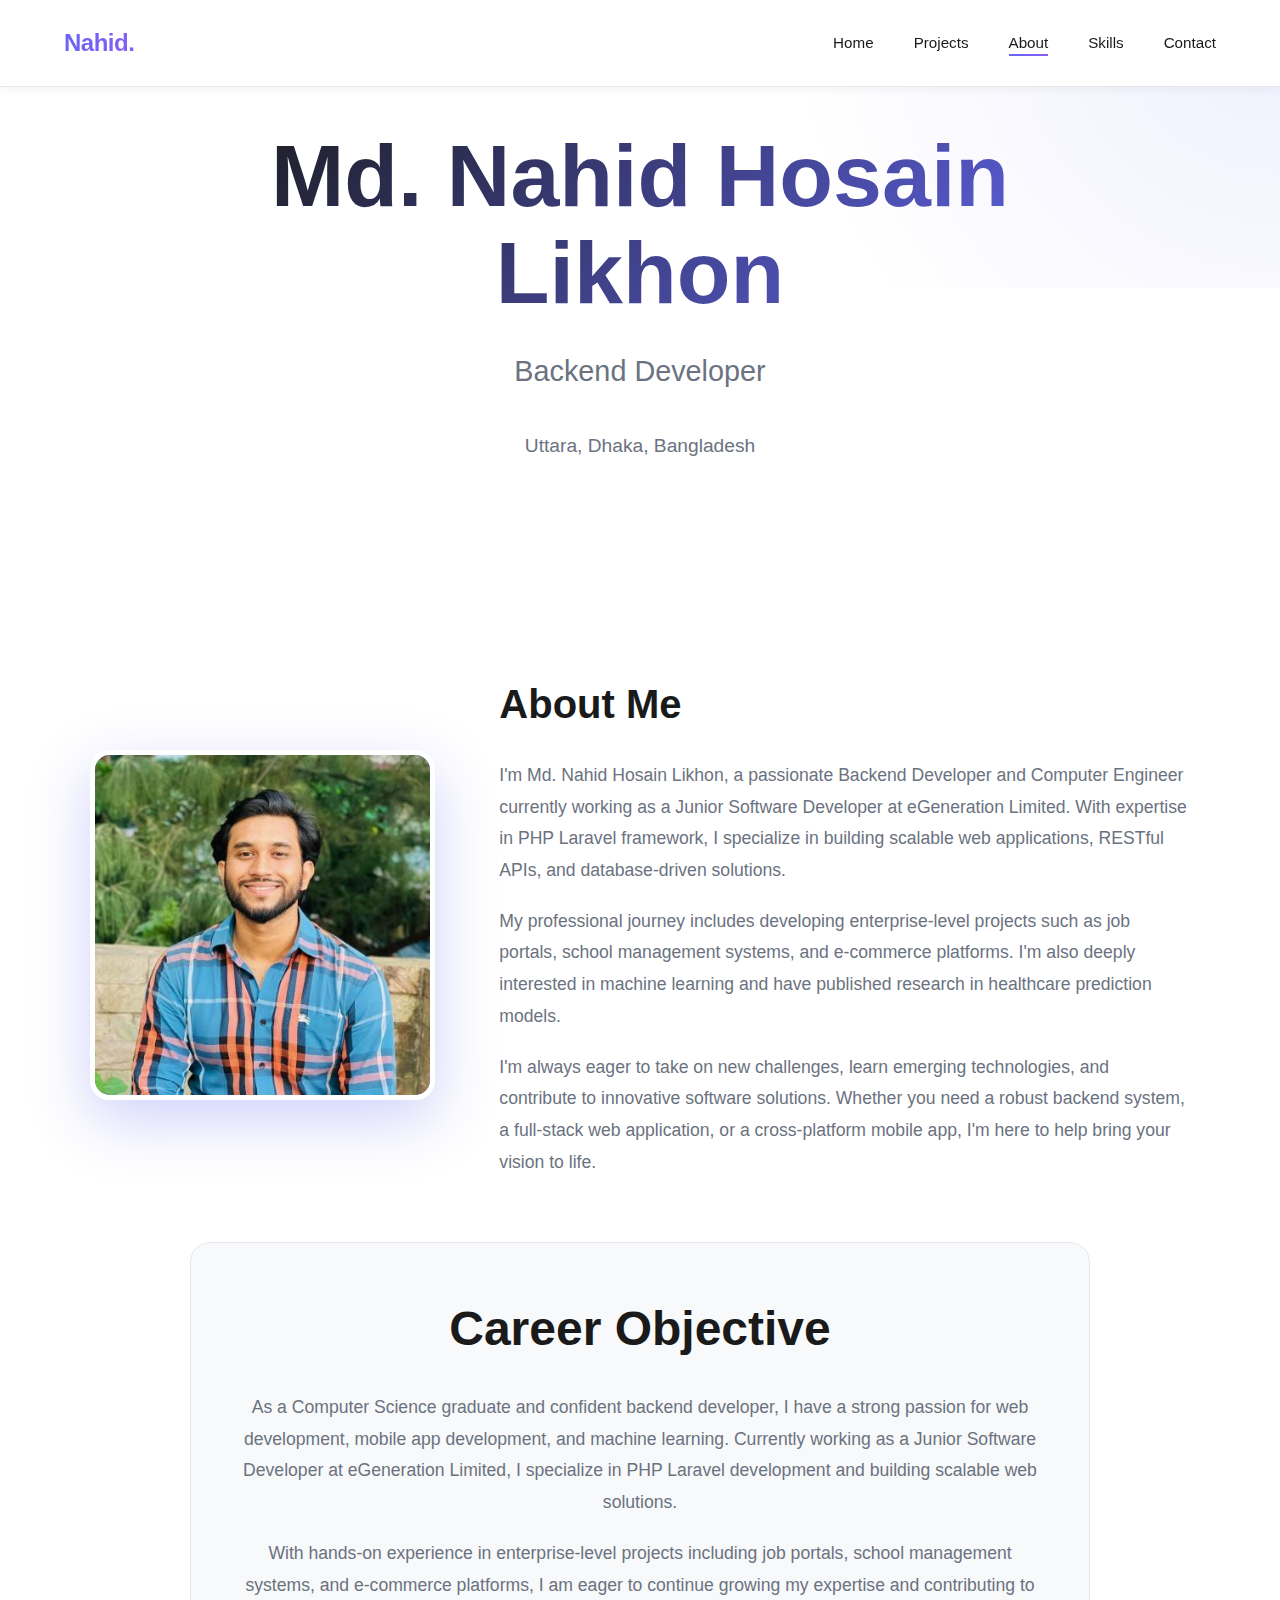
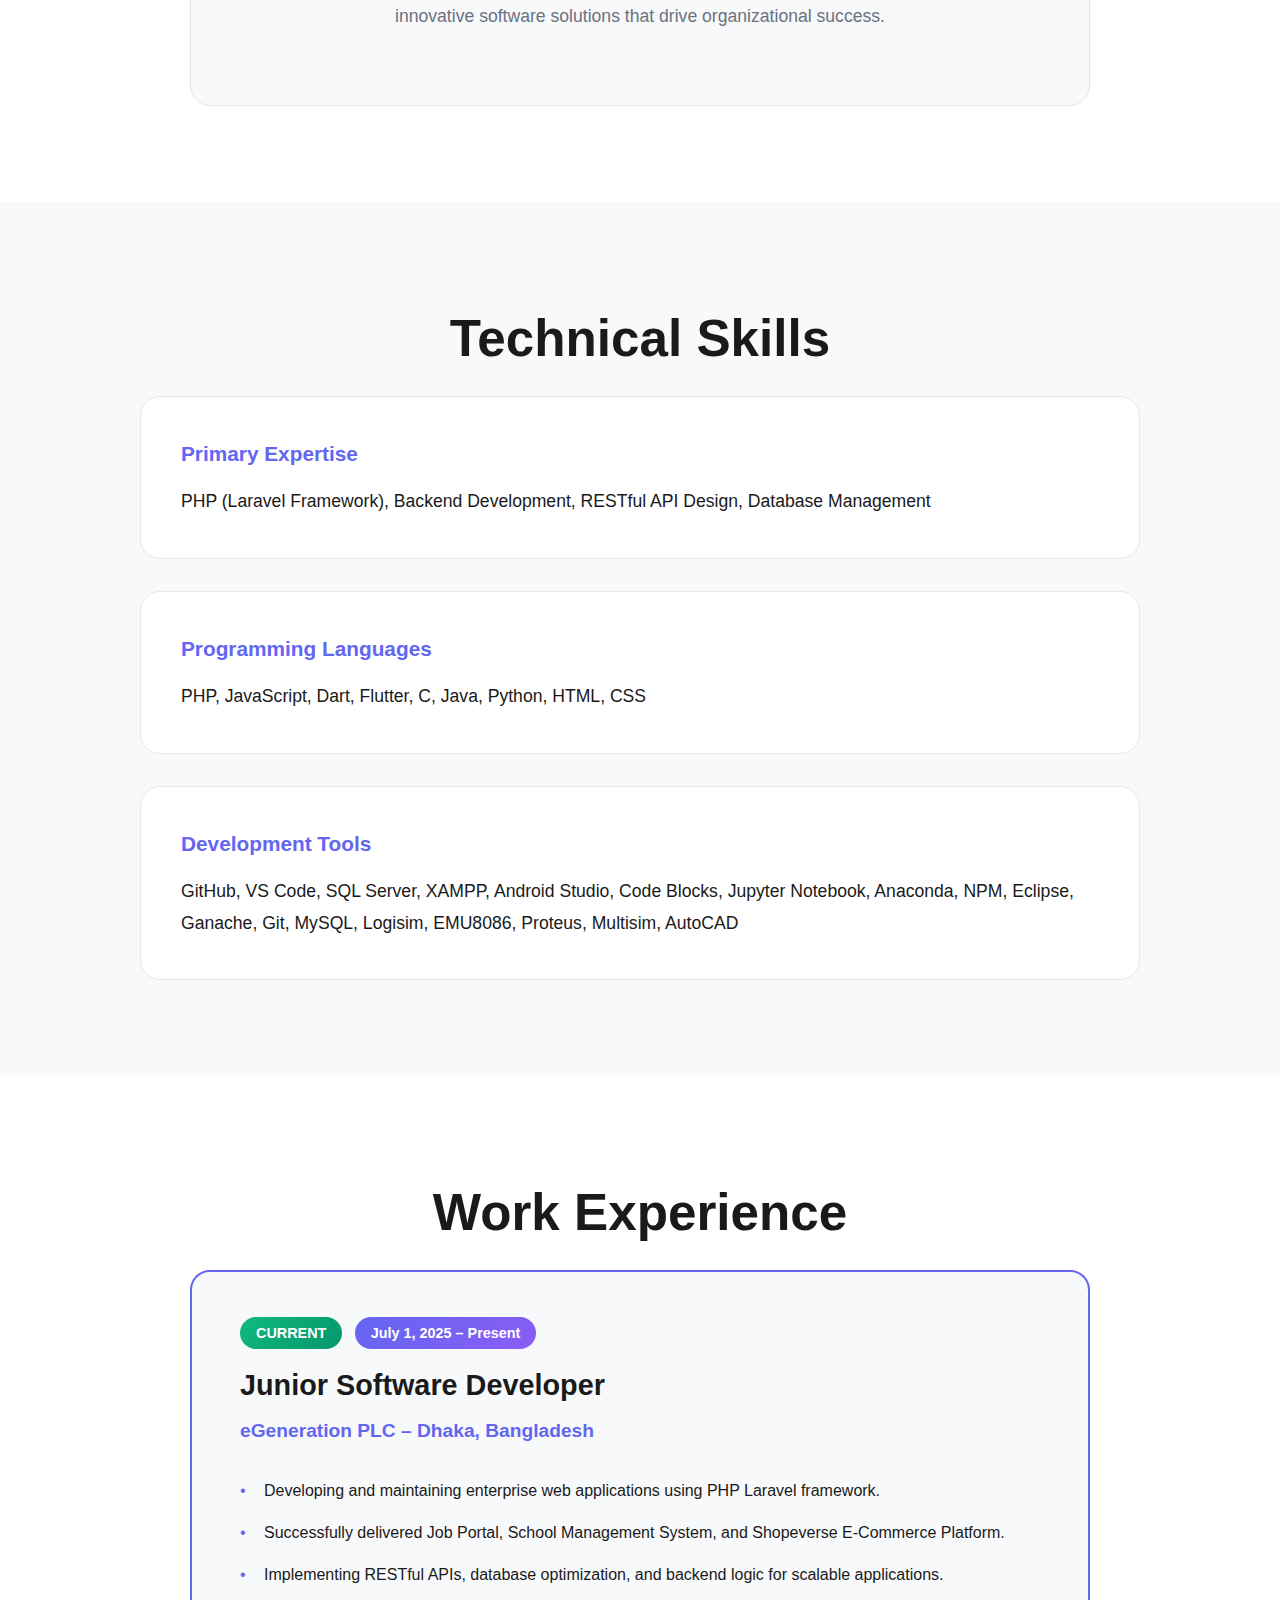
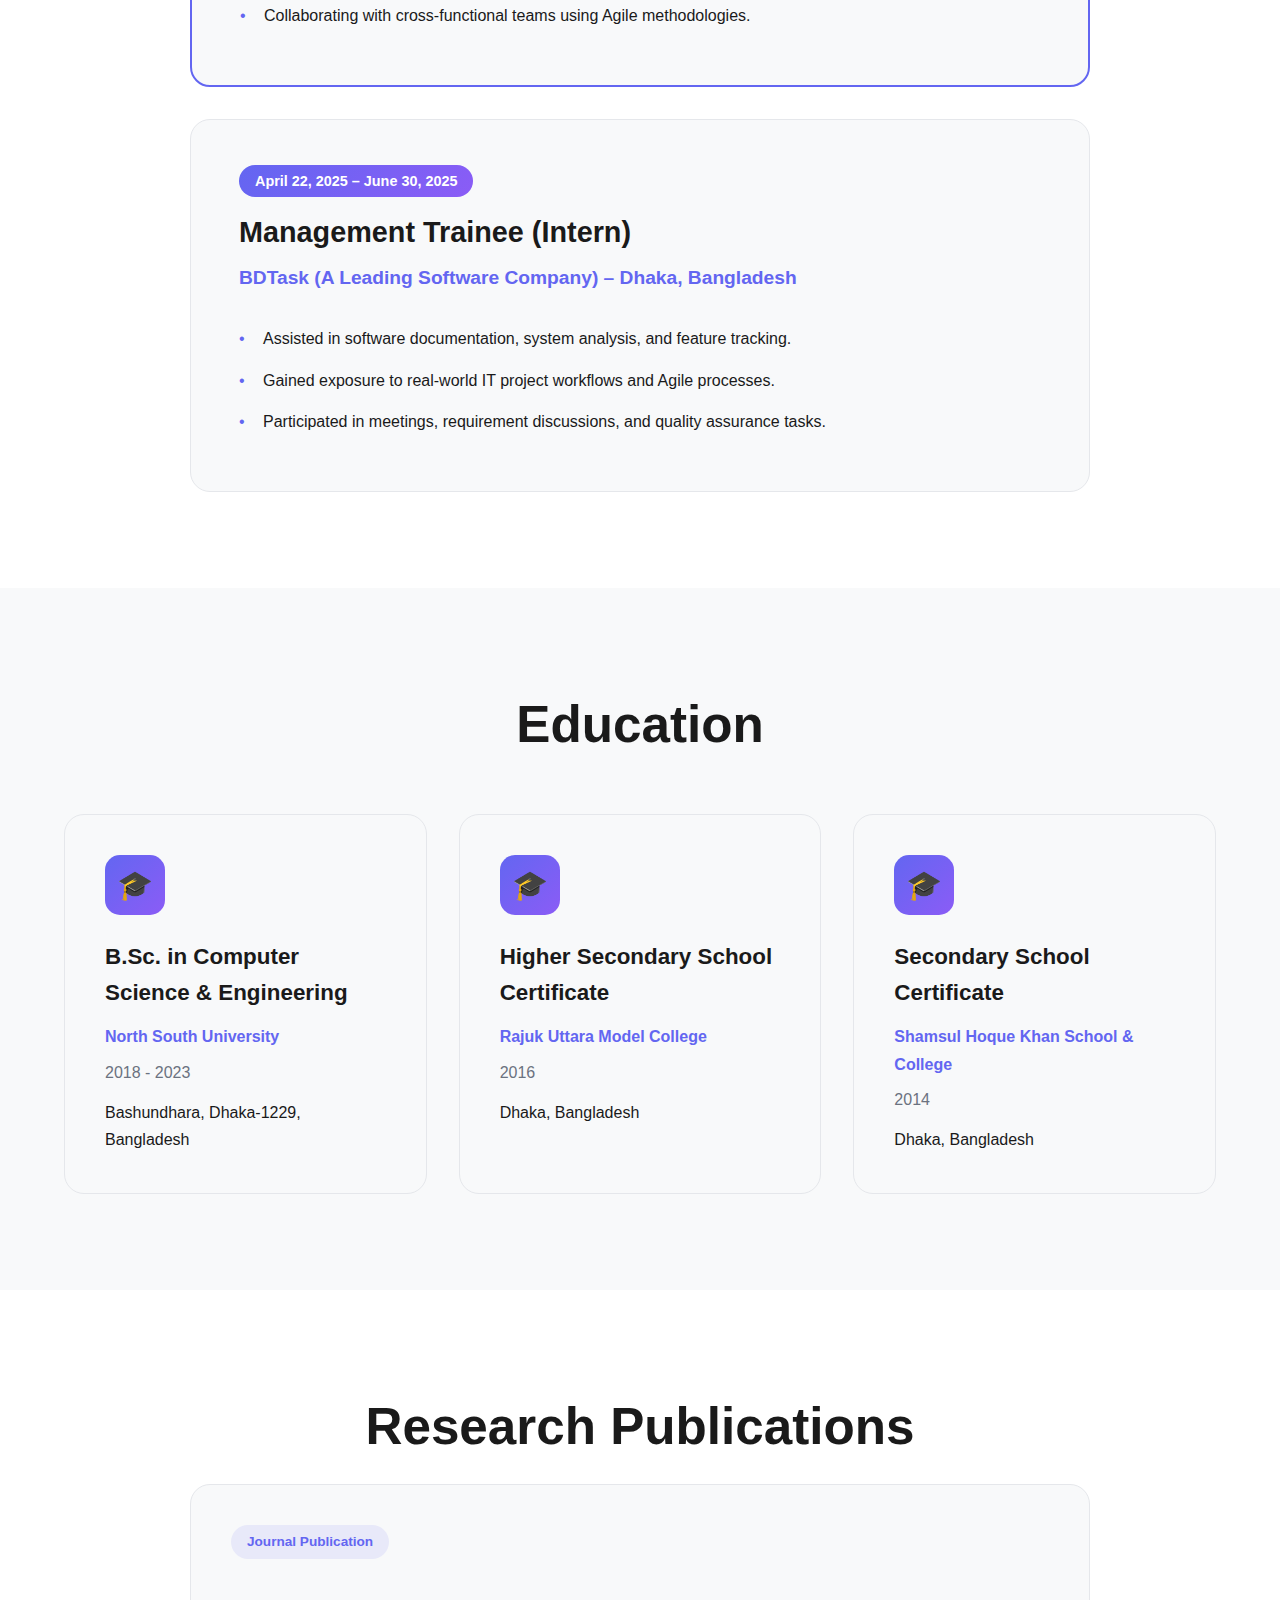
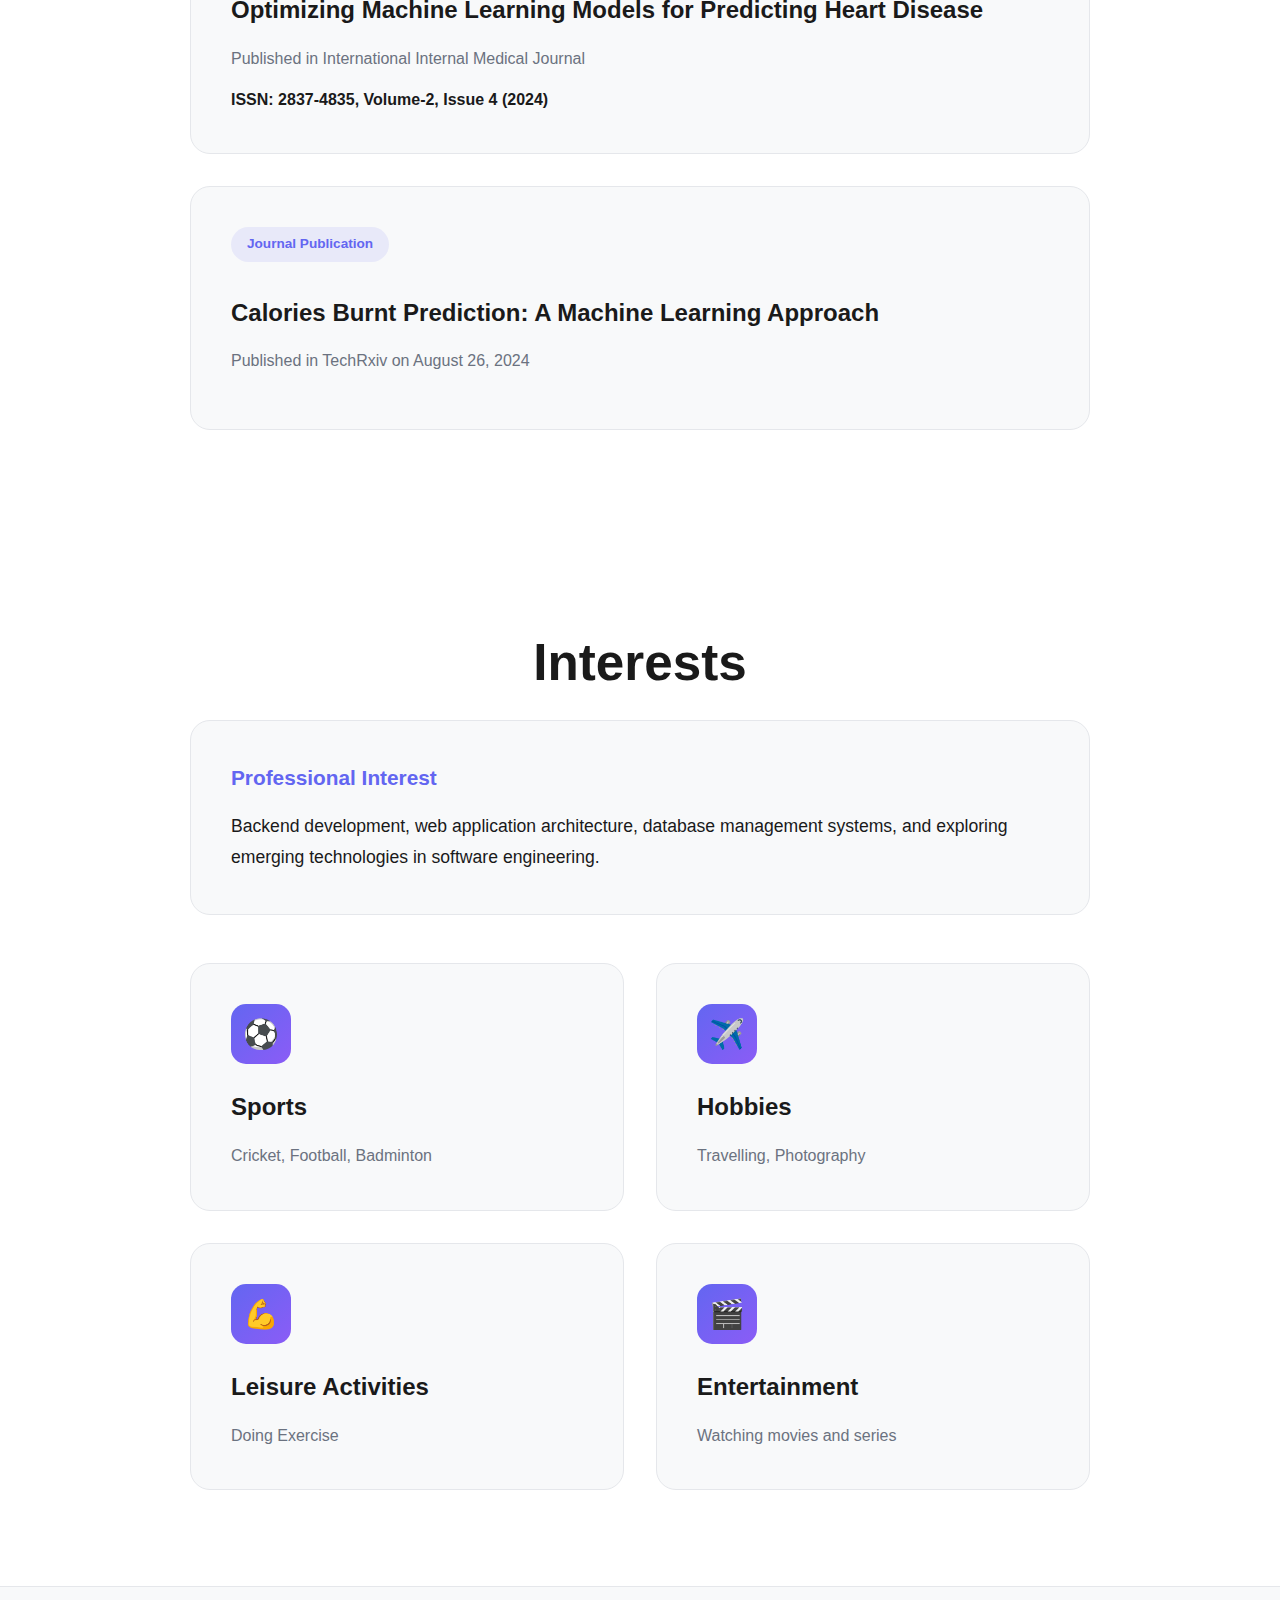
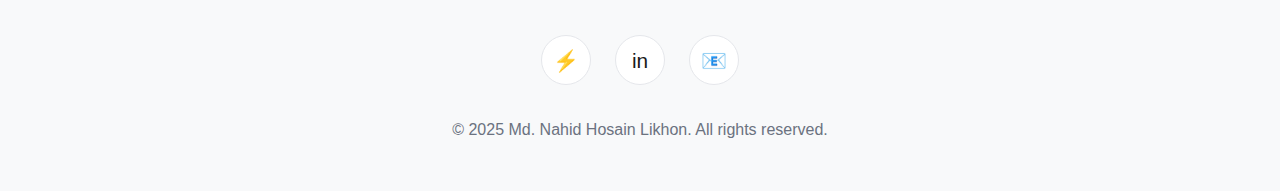
<file: about.html>
<!DOCTYPE html>
<html lang="en">
<head>
    <meta charset="UTF-8">
    <meta name="viewport" content="width=device-width, initial-scale=1.0">
    <title>About - Md. Nahid Hosain Likhon</title>
    <link rel="stylesheet" href="style.css">
</head>
<body>
    <!-- Navigation -->
    <nav>
        <div class="logo">Nahid.</div>
        <ul class="nav-links">
            <li><a href="index.html">Home</a></li>
            <li><a href="projects.html">Projects</a></li>
            <li><a href="about.html" class="active">About</a></li>
            <li><a href="services.html">Skills</a></li>
            <li><a href="contact.html">Contact</a></li>
        </ul>
        <div class="menu-toggle">
            <span></span>
            <span></span>
            <span></span>
        </div>
    </nav>

    <!-- About Hero -->
    <section class="hero" style="min-height: 50vh;">
        <div class="hero-content">
            <h1>Md. Nahid Hosain Likhon</h1>
            <p class="subtitle">Backend Developer</p>
            <p style="margin-top: 1rem;">Uttara, Dhaka, Bangladesh</p>
        </div>
    </section>

    <!-- Career Objective -->
    <section id="about">
        <div style="max-width: 1100px; margin: 0 auto;">
            <!-- Profile Picture and About Me -->
            <div class="about-me-section" style="display: grid; grid-template-columns: 1fr 2fr; gap: 4rem; align-items: center; margin-bottom: 4rem;">
                <div style="text-align: center;">
                    <div style="width: 100%; max-width: 350px; height: 350px; margin: 0 auto; border-radius: 20px; background: linear-gradient(135deg, var(--primary-color), var(--secondary-color)); overflow: hidden; box-shadow: 0 20px 60px rgba(99, 102, 241, 0.3); border: 5px solid white;">
                        <img src="images/pic.jpeg" alt="Md. Nahid Hosain Likhon" style="width: 100%; height: 100%; object-fit: cover;">
                    </div>
                </div>
                <div>
                    <h2 style="font-size: 2.5rem; margin-bottom: 1.5rem; color: var(--text-primary);">About Me</h2>
                    <p style="font-size: 1.1rem; line-height: 1.8; color: var(--text-secondary); margin-bottom: 1.2rem;">
                        I'm Md. Nahid Hosain Likhon, a passionate Backend Developer and Computer Engineer currently working as a Junior Software Developer at eGeneration Limited. With expertise in PHP Laravel framework, I specialize in building scalable web applications, RESTful APIs, and database-driven solutions.
                    </p>
                    <p style="font-size: 1.1rem; line-height: 1.8; color: var(--text-secondary); margin-bottom: 1.2rem;">
                        My professional journey includes developing enterprise-level projects such as job portals, school management systems, and e-commerce platforms. I'm also deeply interested in machine learning and have published research in healthcare prediction models.
                    </p>
                    <p style="font-size: 1.1rem; line-height: 1.8; color: var(--text-secondary);">
                        I'm always eager to take on new challenges, learn emerging technologies, and contribute to innovative software solutions. Whether you need a robust backend system, a full-stack web application, or a cross-platform mobile app, I'm here to help bring your vision to life.
                    </p>
                </div>
            </div>

            <!-- Career Objective -->
            <div class="about-text" style="text-align: center; max-width: 900px; margin: 0 auto; padding: 3rem; background: var(--bg-card); border-radius: 20px; border: 1px solid var(--border-color);">
                <h2 style="margin-bottom: 1.5rem;">Career Objective</h2>
                <p style="margin-bottom: 1.2rem;">As a Computer Science graduate and confident backend developer, I have a strong passion for web development, mobile app development, and machine learning. Currently working as a Junior Software Developer at eGeneration Limited, I specialize in PHP Laravel development and building scalable web solutions.</p>
                <p>With hands-on experience in enterprise-level projects including job portals, school management systems, and e-commerce platforms, I am eager to continue growing my expertise and contributing to innovative software solutions that drive organizational success.</p>
            </div>
        </div>
        
        <style>
            @media (max-width: 968px) {
                .about-me-section {
                    grid-template-columns: 1fr !important;
                    text-align: center;
                }
            }
        </style>
    </section>

    <!-- Skills Section -->
    <section id="skills" style="background: var(--bg-card);">
        <h2 class="section-title">Technical Skills</h2>
        
        <div style="max-width: 1000px; margin: 0 auto;">
            <div style="background: white; padding: 2.5rem; border-radius: 20px; margin-bottom: 2rem; border: 1px solid var(--border-color);">
                <h3 style="color: var(--primary-color); margin-bottom: 1rem; font-size: 1.3rem;">Primary Expertise</h3>
                <p style="font-size: 1.1rem; line-height: 1.8;">PHP (Laravel Framework), Backend Development, RESTful API Design, Database Management</p>
            </div>

            <div style="background: white; padding: 2.5rem; border-radius: 20px; margin-bottom: 2rem; border: 1px solid var(--border-color);">
                <h3 style="color: var(--primary-color); margin-bottom: 1rem; font-size: 1.3rem;">Programming Languages</h3>
                <p style="font-size: 1.1rem; line-height: 1.8;">PHP, JavaScript, Dart, Flutter, C, Java, Python, HTML, CSS</p>
            </div>

            <div style="background: white; padding: 2.5rem; border-radius: 20px; border: 1px solid var(--border-color);">
                <h3 style="color: var(--primary-color); margin-bottom: 1rem; font-size: 1.3rem;">Development Tools</h3>
                <p style="font-size: 1.1rem; line-height: 1.8;">GitHub, VS Code, SQL Server, XAMPP, Android Studio, Code Blocks, Jupyter Notebook, Anaconda, NPM, Eclipse, Ganache, Git, MySQL, Logisim, EMU8086, Proteus, Multisim, AutoCAD</p>
            </div>
        </div>
    </section>

    <!-- Work Experience Section -->
    <section id="experience">
        <h2 class="section-title">Work Experience</h2>
        
        <div style="max-width: 900px; margin: 0 auto; display: grid; gap: 2rem;">
            <!-- Current Position -->
            <div style="background: var(--bg-card); padding: 3rem; border-radius: 20px; border: 2px solid var(--primary-color);">
                <div style="margin-bottom: 1rem;">
                    <span style="background: linear-gradient(135deg, #10b981, #059669); color: white; padding: 0.5rem 1rem; border-radius: 20px; font-size: 0.9rem; font-weight: 600; margin-right: 0.5rem;">CURRENT</span>
                    <span style="background: linear-gradient(135deg, var(--primary-color), var(--secondary-color)); color: white; padding: 0.5rem 1rem; border-radius: 20px; font-size: 0.9rem; font-weight: 600;">July 1, 2025 – Present</span>
                </div>
                <h3 style="font-size: 1.8rem; margin-bottom: 0.5rem;">Junior Software Developer</h3>
                <p style="color: var(--primary-color); font-size: 1.2rem; margin-bottom: 1.5rem; font-weight: 600;">eGeneration PLC – Dhaka, Bangladesh</p>
                <ul style="list-style: none; padding: 0;">
                    <li style="padding: 0.5rem 0; padding-left: 1.5rem; position: relative;">
                        <span style="position: absolute; left: 0; color: var(--primary-color);">•</span>
                        Developing and maintaining enterprise web applications using PHP Laravel framework.
                    </li>
                    <li style="padding: 0.5rem 0; padding-left: 1.5rem; position: relative;">
                        <span style="position: absolute; left: 0; color: var(--primary-color);">•</span>
                        Successfully delivered Job Portal, School Management System, and Shopeverse E-Commerce Platform.
                    </li>
                    <li style="padding: 0.5rem 0; padding-left: 1.5rem; position: relative;">
                        <span style="position: absolute; left: 0; color: var(--primary-color);">•</span>
                        Implementing RESTful APIs, database optimization, and backend logic for scalable applications.
                    </li>
                    <li style="padding: 0.5rem 0; padding-left: 1.5rem; position: relative;">
                        <span style="position: absolute; left: 0; color: var(--primary-color);">•</span>
                        Collaborating with cross-functional teams using Agile methodologies.
                    </li>
                </ul>
            </div>

            <!-- Previous Position -->
            <div style="background: var(--bg-card); padding: 3rem; border-radius: 20px; border: 1px solid var(--border-color);">
                <div style="margin-bottom: 1rem;">
                    <span style="background: linear-gradient(135deg, var(--primary-color), var(--secondary-color)); color: white; padding: 0.5rem 1rem; border-radius: 20px; font-size: 0.9rem; font-weight: 600;">April 22, 2025 – June 30, 2025</span>
                </div>
                <h3 style="font-size: 1.8rem; margin-bottom: 0.5rem;">Management Trainee (Intern)</h3>
                <p style="color: var(--primary-color); font-size: 1.2rem; margin-bottom: 1.5rem; font-weight: 600;">BDTask (A Leading Software Company) – Dhaka, Bangladesh</p>
                <ul style="list-style: none; padding: 0;">
                    <li style="padding: 0.5rem 0; padding-left: 1.5rem; position: relative;">
                        <span style="position: absolute; left: 0; color: var(--primary-color);">•</span>
                        Assisted in software documentation, system analysis, and feature tracking.
                    </li>
                    <li style="padding: 0.5rem 0; padding-left: 1.5rem; position: relative;">
                        <span style="position: absolute; left: 0; color: var(--primary-color);">•</span>
                        Gained exposure to real-world IT project workflows and Agile processes.
                    </li>
                    <li style="padding: 0.5rem 0; padding-left: 1.5rem; position: relative;">
                        <span style="position: absolute; left: 0; color: var(--primary-color);">•</span>
                        Participated in meetings, requirement discussions, and quality assurance tasks.
                    </li>
                </ul>
            </div>
        </div>
    </section>

    <!-- Education Section -->
    <section id="education" style="background: var(--bg-card);">
        <h2 class="section-title">Education</h2>
        
        <div class="education-grid">
            <div class="education-card">
                <div class="education-icon">🎓</div>
                <h3>B.Sc. in Computer Science & Engineering</h3>
                <p style="color: var(--primary-color); margin-bottom: 0.5rem; font-weight: 600;">North South University</p>
                <p style="color: var(--text-secondary); margin-bottom: 0.8rem;">2018 - 2023</p>
                <p style="margin-top: 0.5rem;">Bashundhara, Dhaka-1229, Bangladesh</p>
            </div>

            <div class="education-card">
                <div class="education-icon">🎓</div>
                <h3>Higher Secondary School Certificate</h3>
                <p style="color: var(--primary-color); margin-bottom: 0.5rem; font-weight: 600;">Rajuk Uttara Model College</p>
                <p style="color: var(--text-secondary); margin-bottom: 0.8rem;">2016</p>
                <p style="margin-top: 0.5rem;">Dhaka, Bangladesh</p>
            </div>

            <div class="education-card">
                <div class="education-icon">🎓</div>
                <h3>Secondary School Certificate</h3>
                <p style="color: var(--primary-color); margin-bottom: 0.5rem; font-weight: 600;">Shamsul Hoque Khan School & College</p>
                <p style="color: var(--text-secondary); margin-bottom: 0.8rem;">2014</p>
                <p style="margin-top: 0.5rem;">Dhaka, Bangladesh</p>
            </div>
        </div>
    </section>

    <!-- Research Papers Section -->
    <section id="research">
        <h2 class="section-title">Research Publications</h2>
        
        <div style="max-width: 900px; margin: 0 auto; display: grid; gap: 2rem;">
            <div style="background: var(--bg-card); padding: 2.5rem; border-radius: 20px; border: 1px solid var(--border-color);">
                <div style="margin-bottom: 1rem;">
                    <span class="project-tag">Journal Publication</span>
                </div>
                <h3 style="font-size: 1.5rem; margin-bottom: 1rem;">Optimizing Machine Learning Models for Predicting Heart Disease</h3>
                <p style="color: var(--text-secondary); margin-bottom: 1rem;">Published in International Internal Medical Journal</p>
                <p style="font-weight: 600;">ISSN: 2837-4835, Volume-2, Issue 4 (2024)</p>
            </div>

            <div style="background: var(--bg-card); padding: 2.5rem; border-radius: 20px; border: 1px solid var(--border-color);">
                <div style="margin-bottom: 1rem;">
                    <span class="project-tag">Journal Publication</span>
                </div>
                <h3 style="font-size: 1.5rem; margin-bottom: 1rem;">Calories Burnt Prediction: A Machine Learning Approach</h3>
                <p style="color: var(--text-secondary); margin-bottom: 1rem;">Published in TechRxiv on August 26, 2024</p>
            </div>
        </div>
    </section>

    <!-- Interests Section -->
    <section id="interests">
        <h2 class="section-title">Interests</h2>
        
        <div style="max-width: 900px; margin: 0 auto;">
            <div style="background: var(--bg-card); padding: 2.5rem; border-radius: 20px; margin-bottom: 2rem; border: 1px solid var(--border-color);">
                <h3 style="color: var(--primary-color); margin-bottom: 1rem; font-size: 1.3rem;">Professional Interest</h3>
                <p style="font-size: 1.1rem; line-height: 1.8;">Backend development, web application architecture, database management systems, and exploring emerging technologies in software engineering.</p>
            </div>

            <div class="services-grid">
                <div class="service-card">
                    <div class="service-icon">⚽</div>
                    <h3>Sports</h3>
                    <p>Cricket, Football, Badminton</p>
                </div>

                <div class="service-card">
                    <div class="service-icon">✈️</div>
                    <h3>Hobbies</h3>
                    <p>Travelling, Photography</p>
                </div>

                <div class="service-card">
                    <div class="service-icon">💪</div>
                    <h3>Leisure Activities</h3>
                    <p>Doing Exercise</p>
                </div>

                <div class="service-card">
                    <div class="service-icon">🎬</div>
                    <h3>Entertainment</h3>
                    <p>Watching movies and series</p>
                </div>
            </div>
        </div>
    </section>

    <!-- Footer -->
    <footer>
        <div class="social-links">
            <a href="https://github.com/Likhon1998" target="_blank" aria-label="GitHub">⚡</a>
            <a href="https://www.linkedin.com/in/n-h-likhon/" target="_blank" aria-label="LinkedIn">in</a>
            <a href="mailto:n.h.likhon98@gmail.com" aria-label="Email">📧</a>
        </div>
        <p>&copy; 2025 Md. Nahid Hosain Likhon. All rights reserved.</p>
    </footer>

    <script src="script.js"></script>
</body>
</html>
</file>
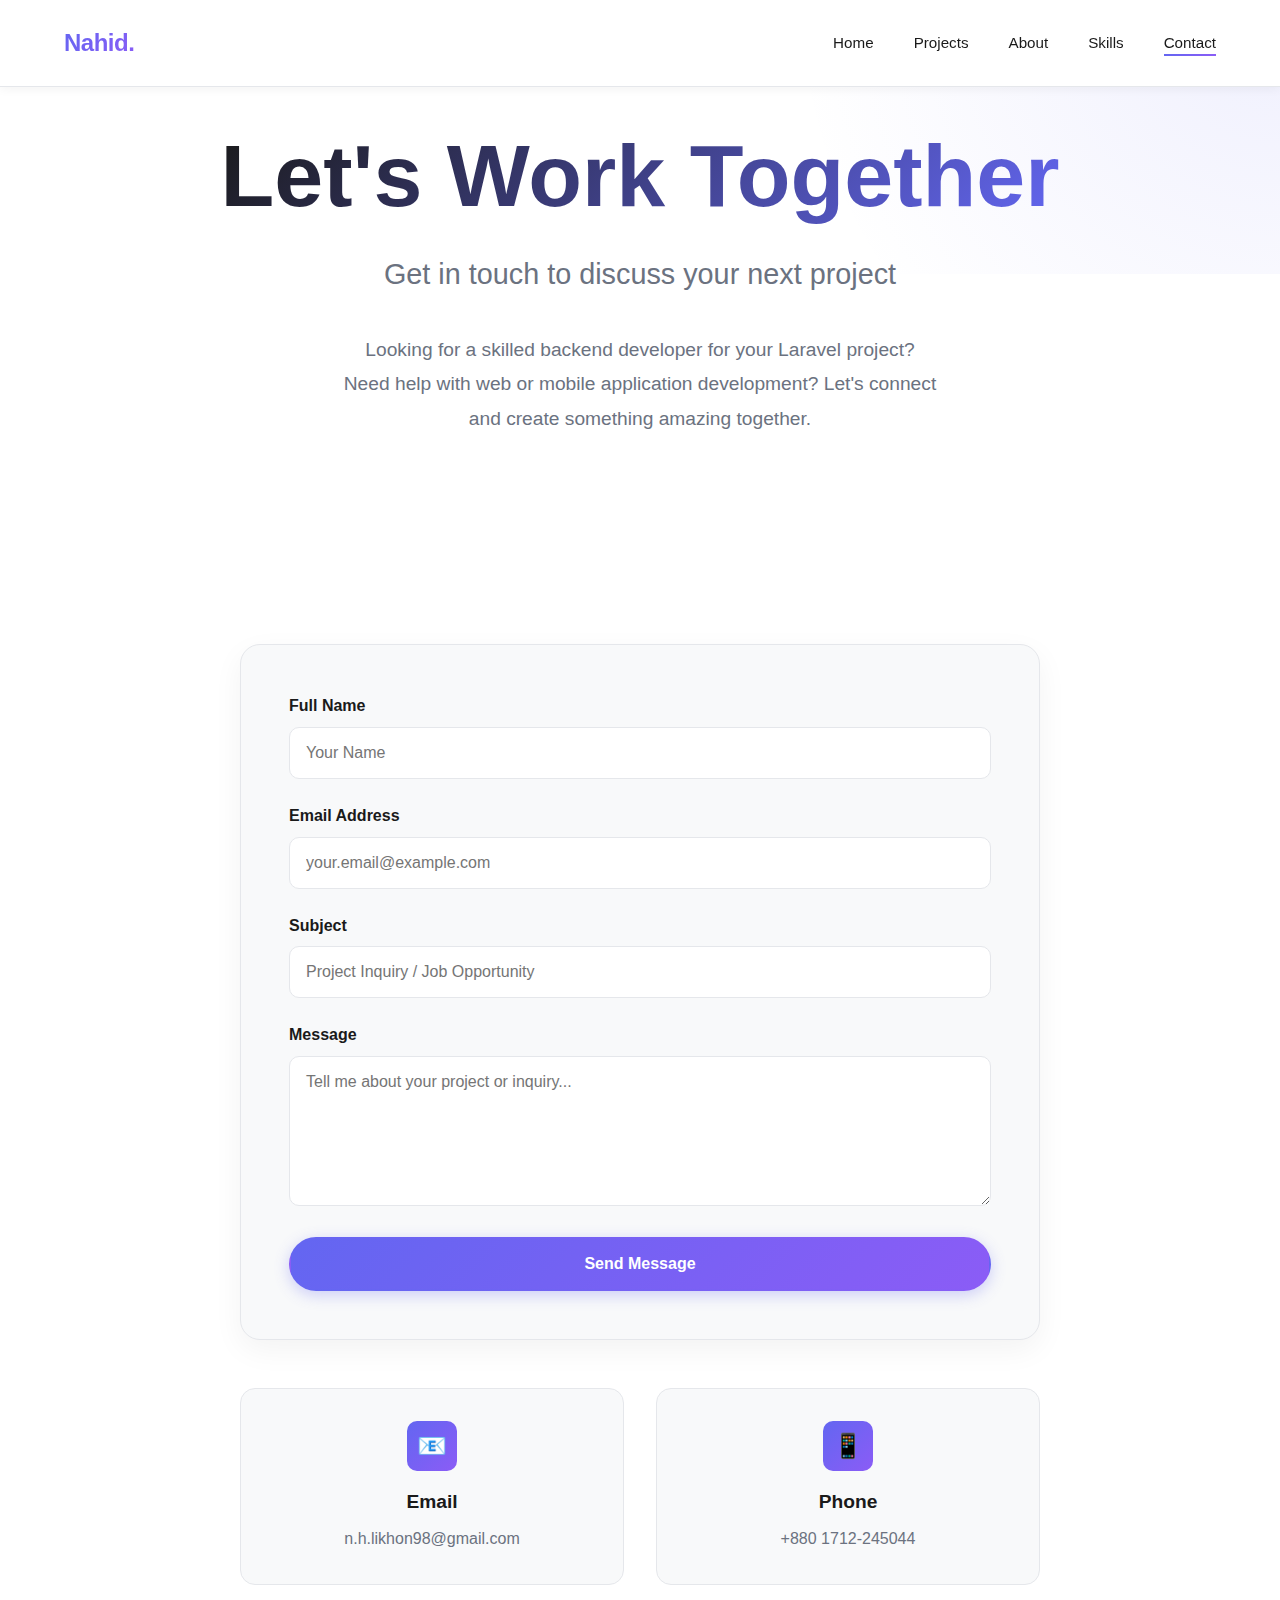
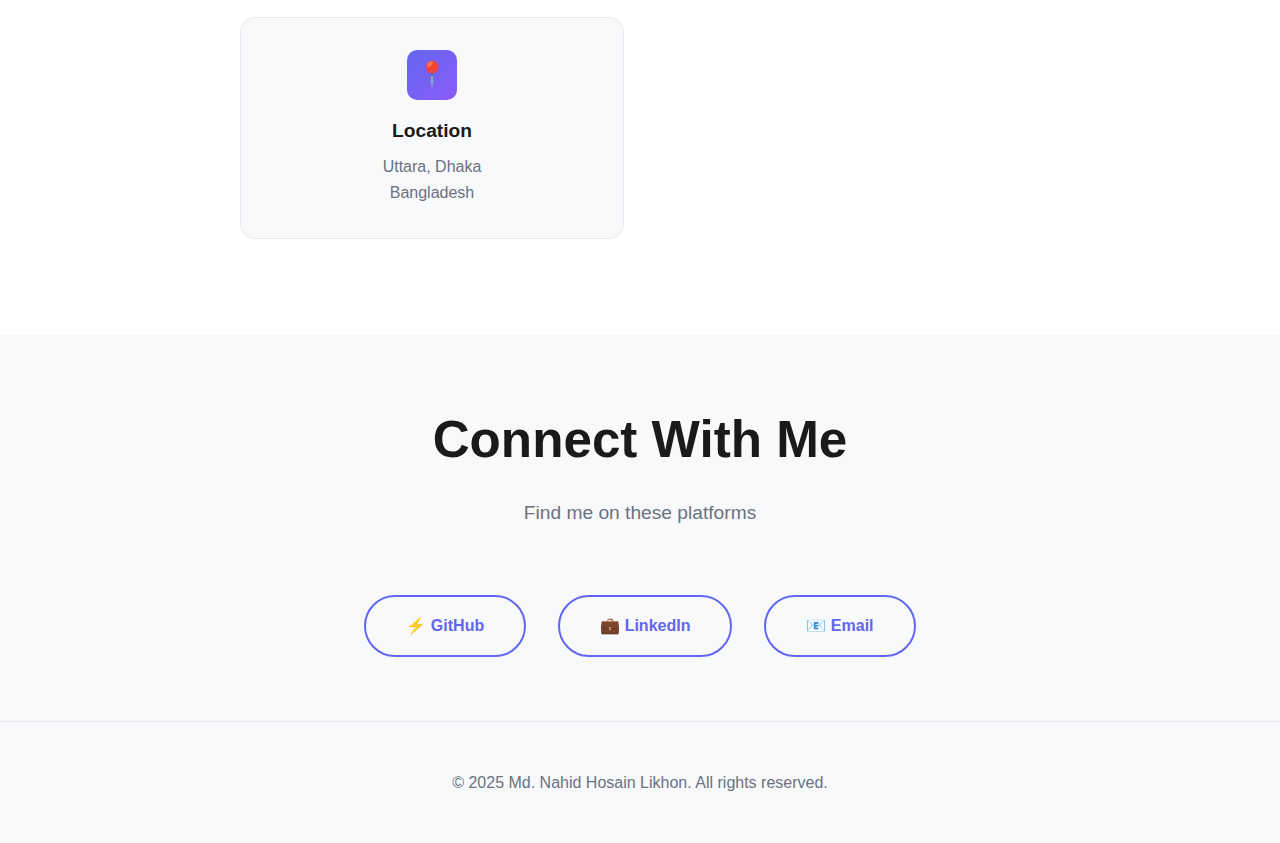
<file: contact.html>
<!DOCTYPE html>
<html lang="en">
<head>
    <meta charset="UTF-8">
    <meta name="viewport" content="width=device-width, initial-scale=1.0">
    <title>Contact - Md. Nahid Hosain Likhon</title>
    <link rel="stylesheet" href="style.css">
</head>
<body>
    <!-- Navigation -->
    <nav>
        <div class="logo">Nahid.</div>
        <ul class="nav-links">
            <li><a href="index.html">Home</a></li>
            <li><a href="projects.html">Projects</a></li>
            <li><a href="about.html">About</a></li>
            <li><a href="services.html">Skills</a></li>
            <li><a href="contact.html" class="active">Contact</a></li>
        </ul>
        <div class="menu-toggle">
            <span></span>
            <span></span>
            <span></span>
        </div>
    </nav>

    <!-- Contact Hero -->
    <section class="hero" style="min-height: 50vh;">
        <div class="hero-content">
            <h1>Let's Work Together</h1>
            <p class="subtitle">Get in touch to discuss your next project</p>
            <p>Looking for a skilled backend developer for your Laravel project? Need help with web or mobile application development? Let's connect and create something amazing together.</p>
        </div>
    </section>

    <!-- Contact Form Section -->
    <section id="contact">
        <div class="contact-container">
            <form class="contact-form" id="contactForm">
                <div class="form-group">
                    <label for="name">Full Name</label>
                    <input type="text" id="name" name="name" required placeholder="Your Name">
                </div>

                <div class="form-group">
                    <label for="email">Email Address</label>
                    <input type="email" id="email" name="email" required placeholder="your.email@example.com">
                </div>

                <div class="form-group">
                    <label for="subject">Subject</label>
                    <input type="text" id="subject" name="subject" required placeholder="Project Inquiry / Job Opportunity">
                </div>

                <div class="form-group">
                    <label for="message">Message</label>
                    <textarea id="message" name="message" required placeholder="Tell me about your project or inquiry..."></textarea>
                </div>

                <button type="submit" class="btn btn-primary" style="width: 100%;">Send Message</button>
            </form>

            <!-- Contact Info -->
            <div class="contact-info">
                <div class="contact-item">
                    <div class="contact-item-icon">📧</div>
                    <h3>Email</h3>
                    <p><a href="mailto:n.h.likhon98@gmail.com" style="color: var(--text-secondary); text-decoration: none;">n.h.likhon98@gmail.com</a></p>
                </div>

                <div class="contact-item">
                    <div class="contact-item-icon">📱</div>
                    <h3>Phone</h3>
                    <p><a href="tel:+8801712245044" style="color: var(--text-secondary); text-decoration: none;">+880 1712-245044</a></p>
                </div>

                <div class="contact-item">
                    <div class="contact-item-icon">📍</div>
                    <h3>Location</h3>
                    <p>Uttara, Dhaka<br>Bangladesh</p>
                </div>
            </div>
        </div>
    </section>

    <!-- Social Links Section -->
    <section style="background: var(--bg-card); padding: 4rem 5%; text-align: center;">
        <h2 class="section-title">Connect With Me</h2>
        <p class="section-subtitle">Find me on these platforms</p>
        
        <div style="display: flex; justify-content: center; gap: 2rem; flex-wrap: wrap; margin-top: 2rem;">
            <a href="https://github.com/Likhon1998" target="_blank" class="btn btn-secondary" style="display: inline-flex; align-items: center; gap: 0.5rem;">
                ⚡ GitHub
            </a>
            <a href="https://linkedin.com/in/n-h-likhon" target="_blank" class="btn btn-secondary" style="display: inline-flex; align-items: center; gap: 0.5rem;">
                💼 LinkedIn
            </a>
            <a href="mailto:n.h.likhon98@gmail.com" class="btn btn-secondary" style="display: inline-flex; align-items: center; gap: 0.5rem;">
                📧 Email
            </a>
        </div>
    </section>

    <!-- Footer -->
    <footer>
        <p>&copy; 2025 Md. Nahid Hosain Likhon. All rights reserved.</p>
    </footer>

    <script src="script.js"></script>
</body>
</html>
</file>
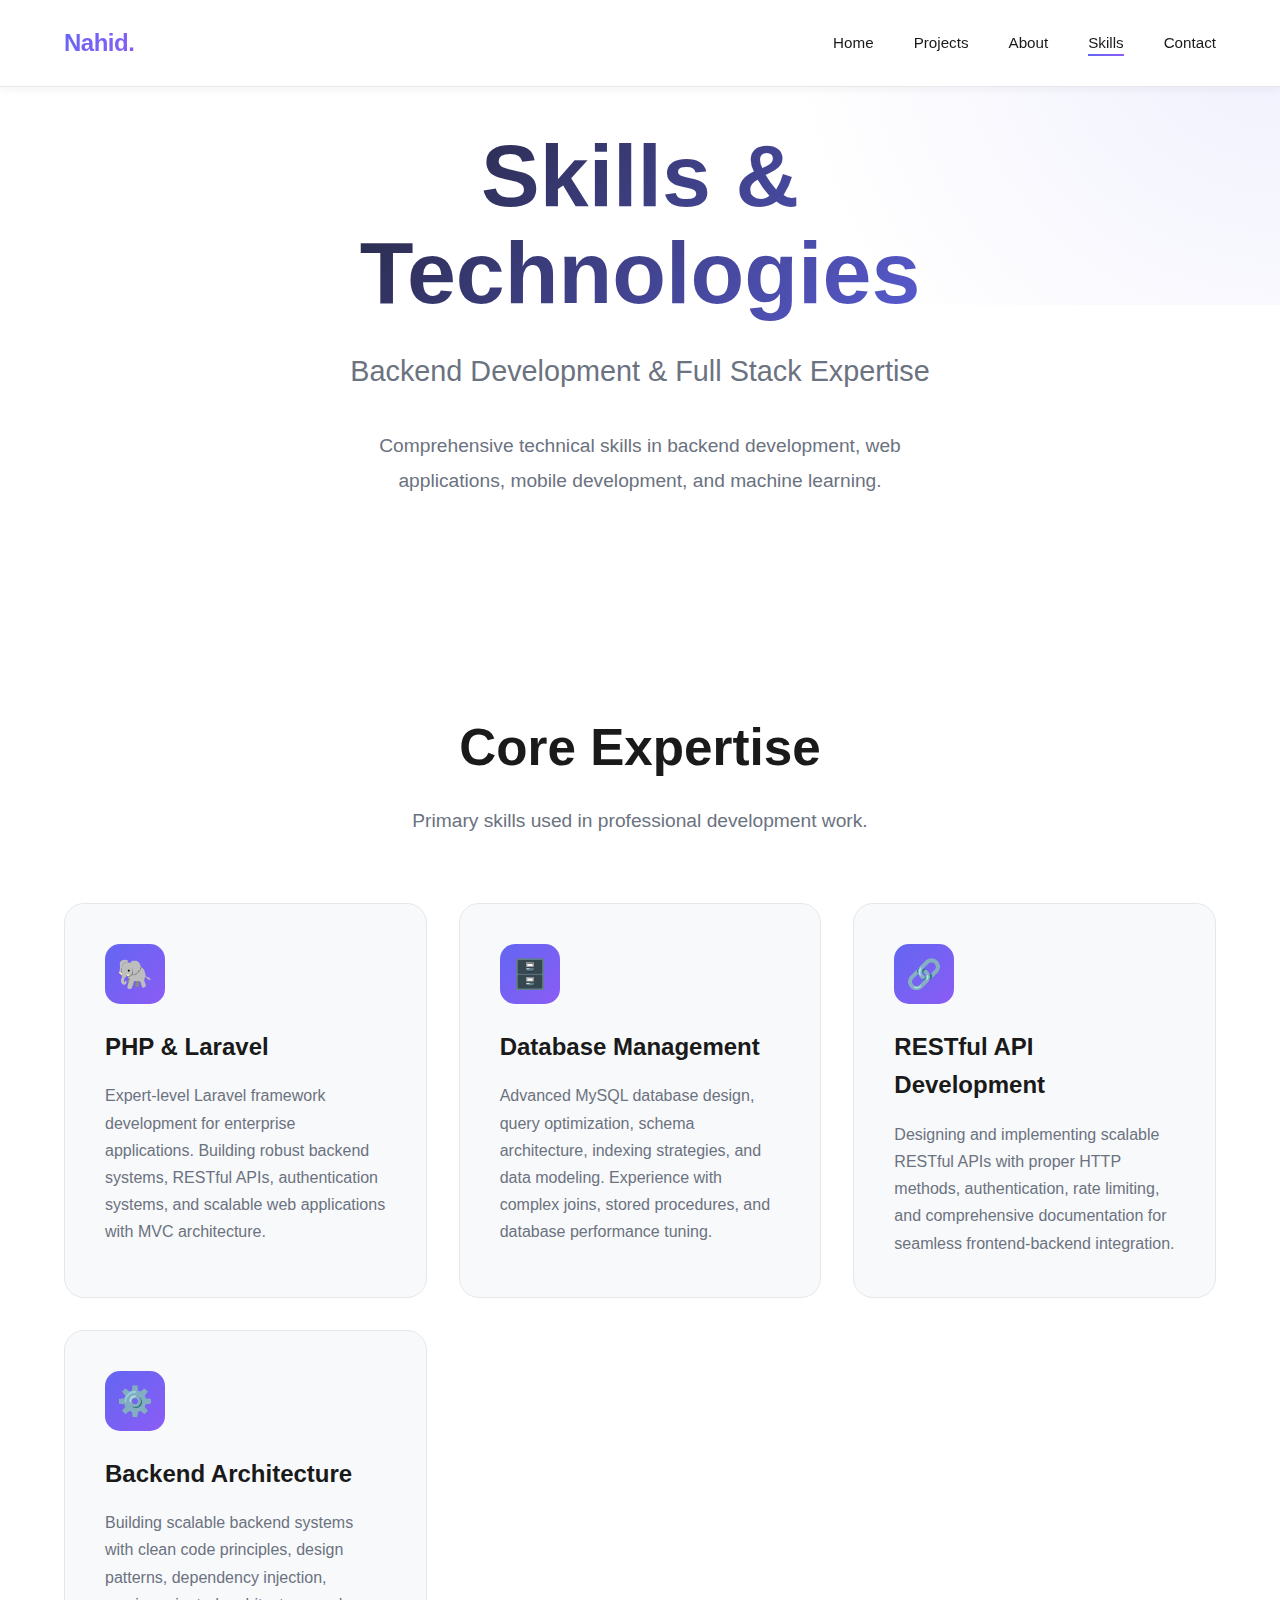
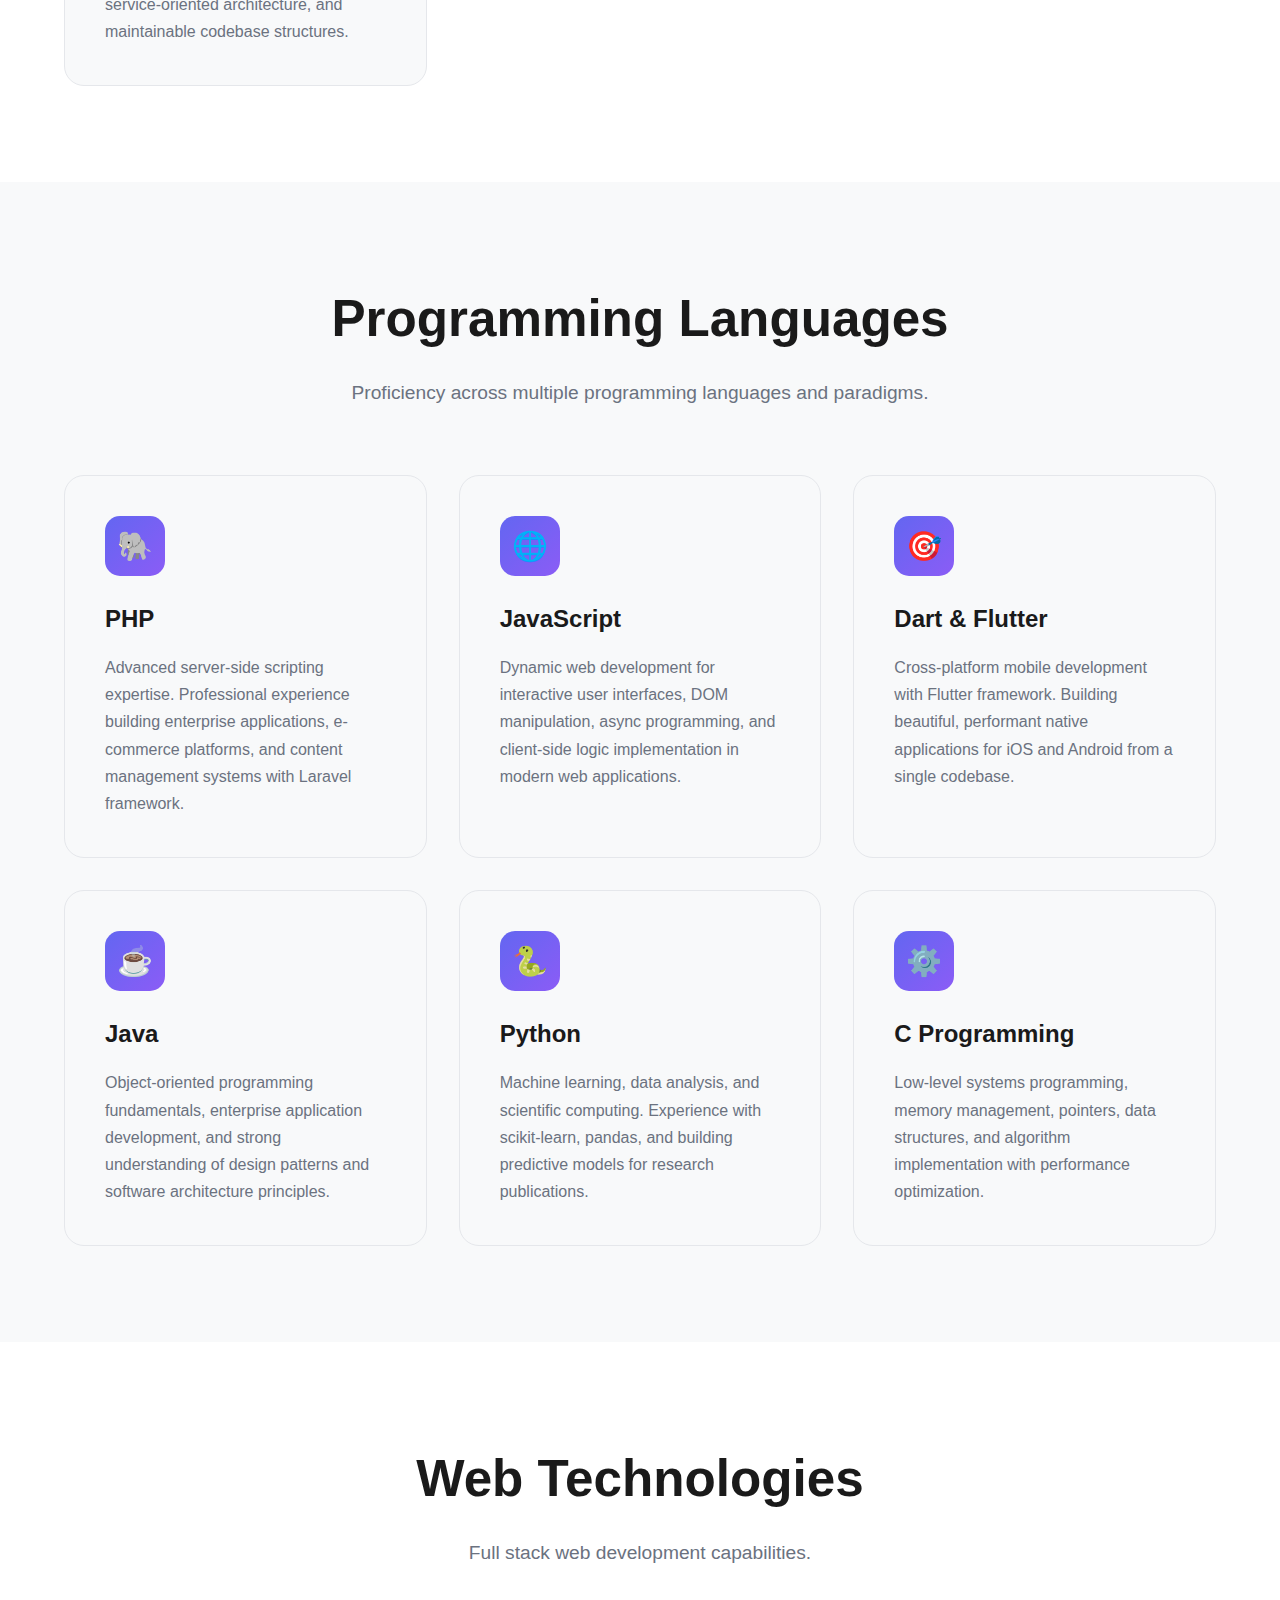
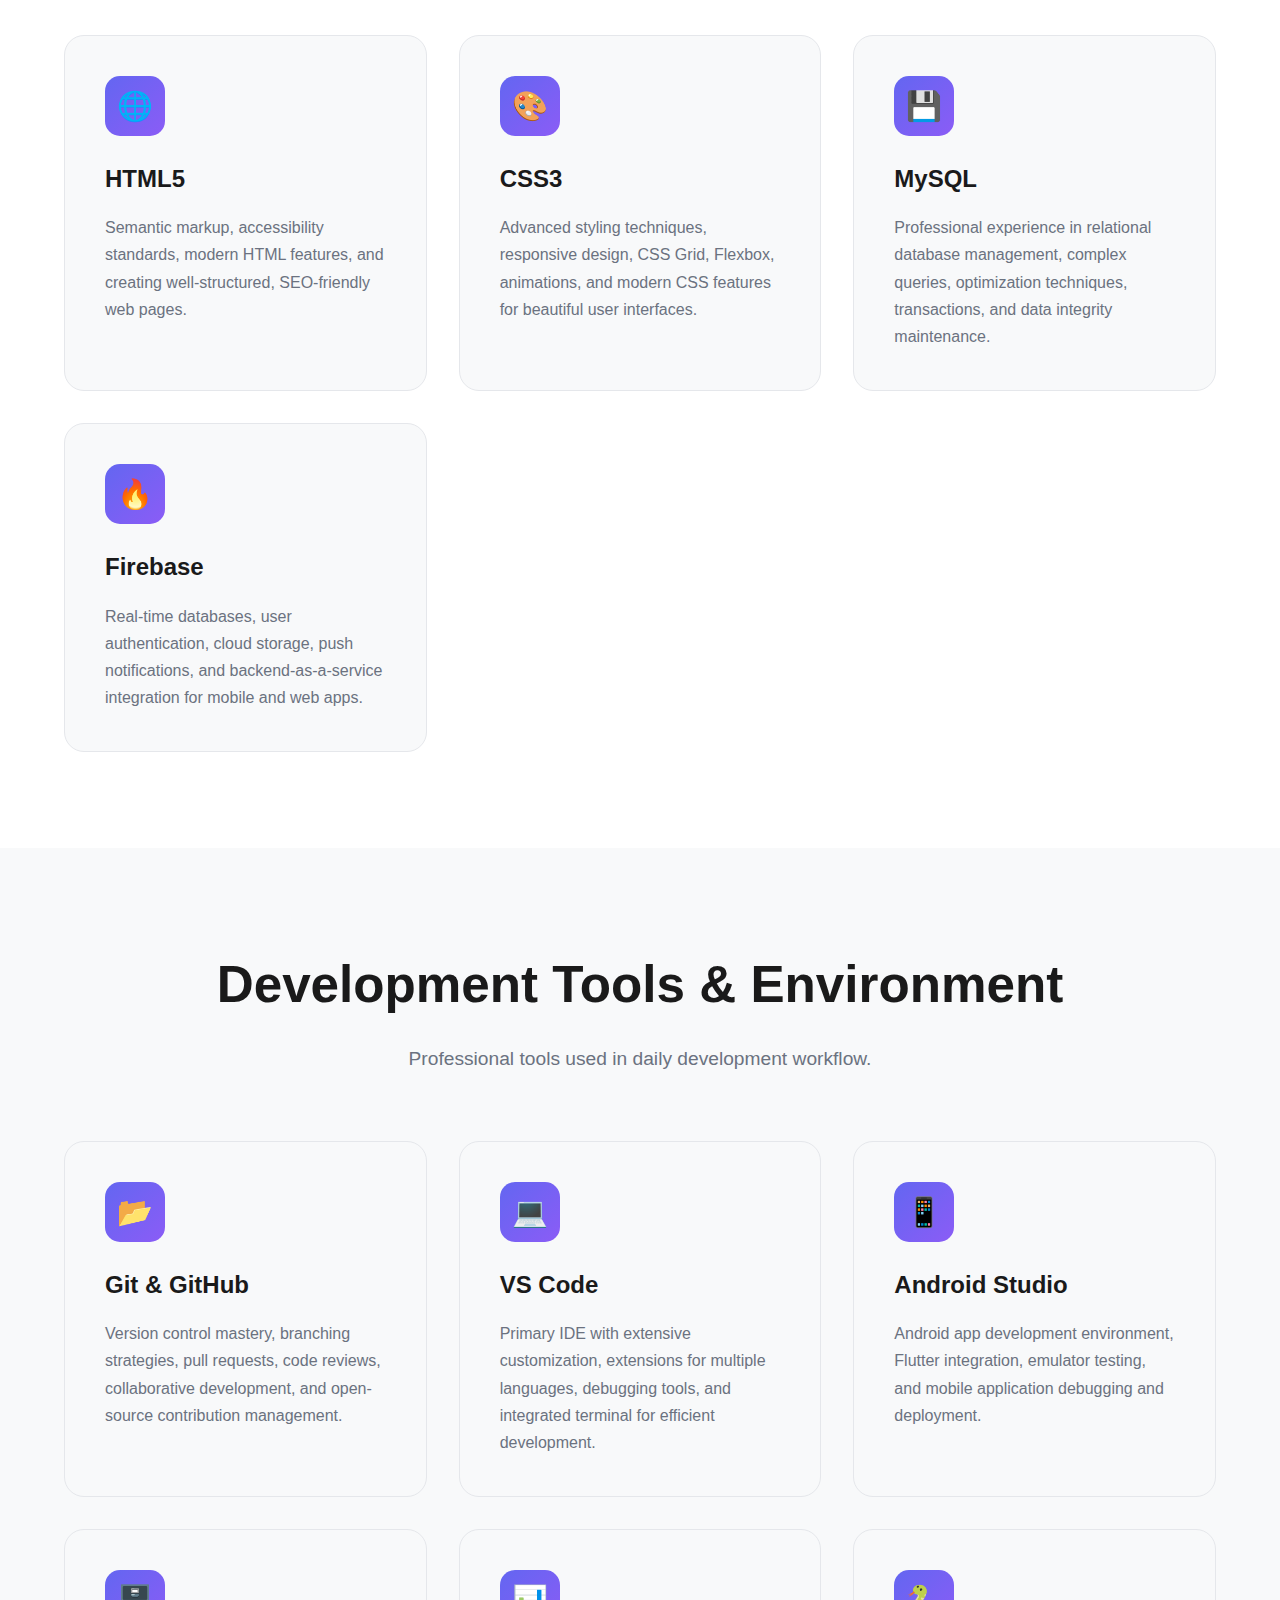
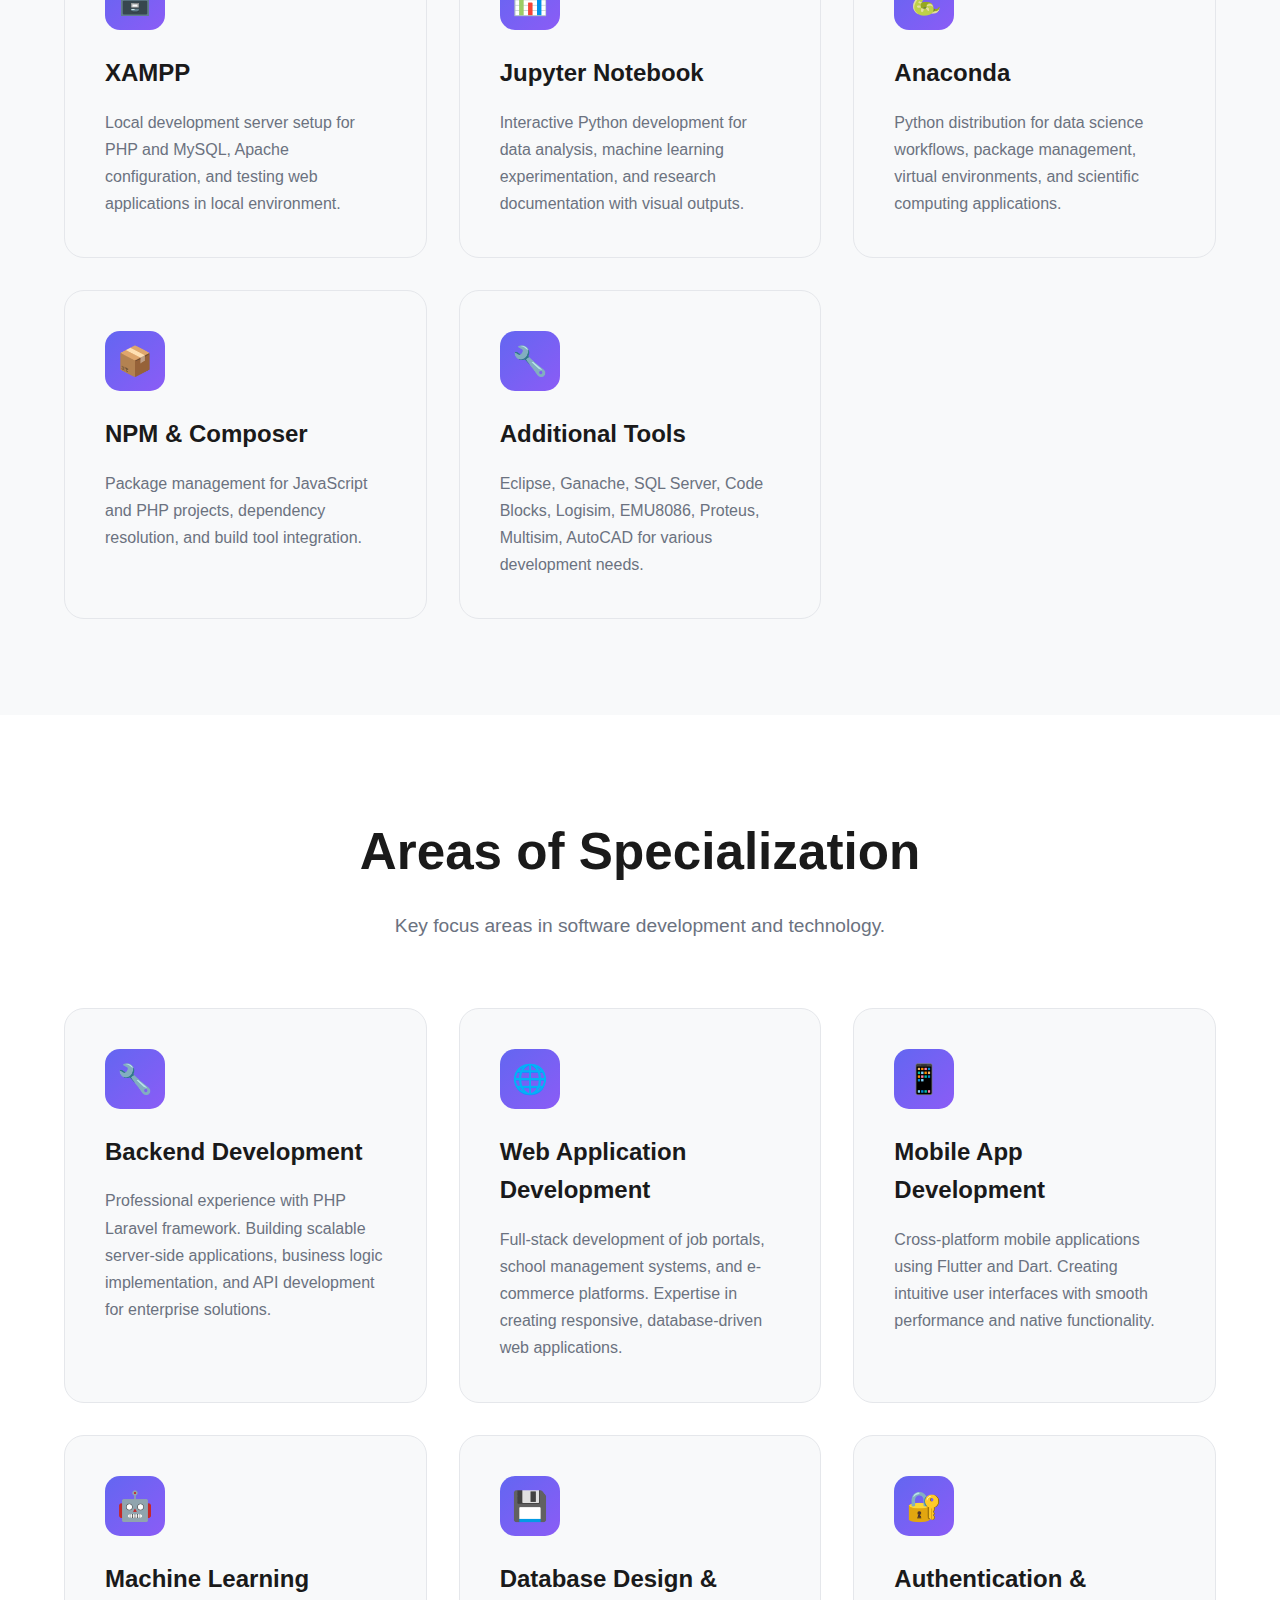
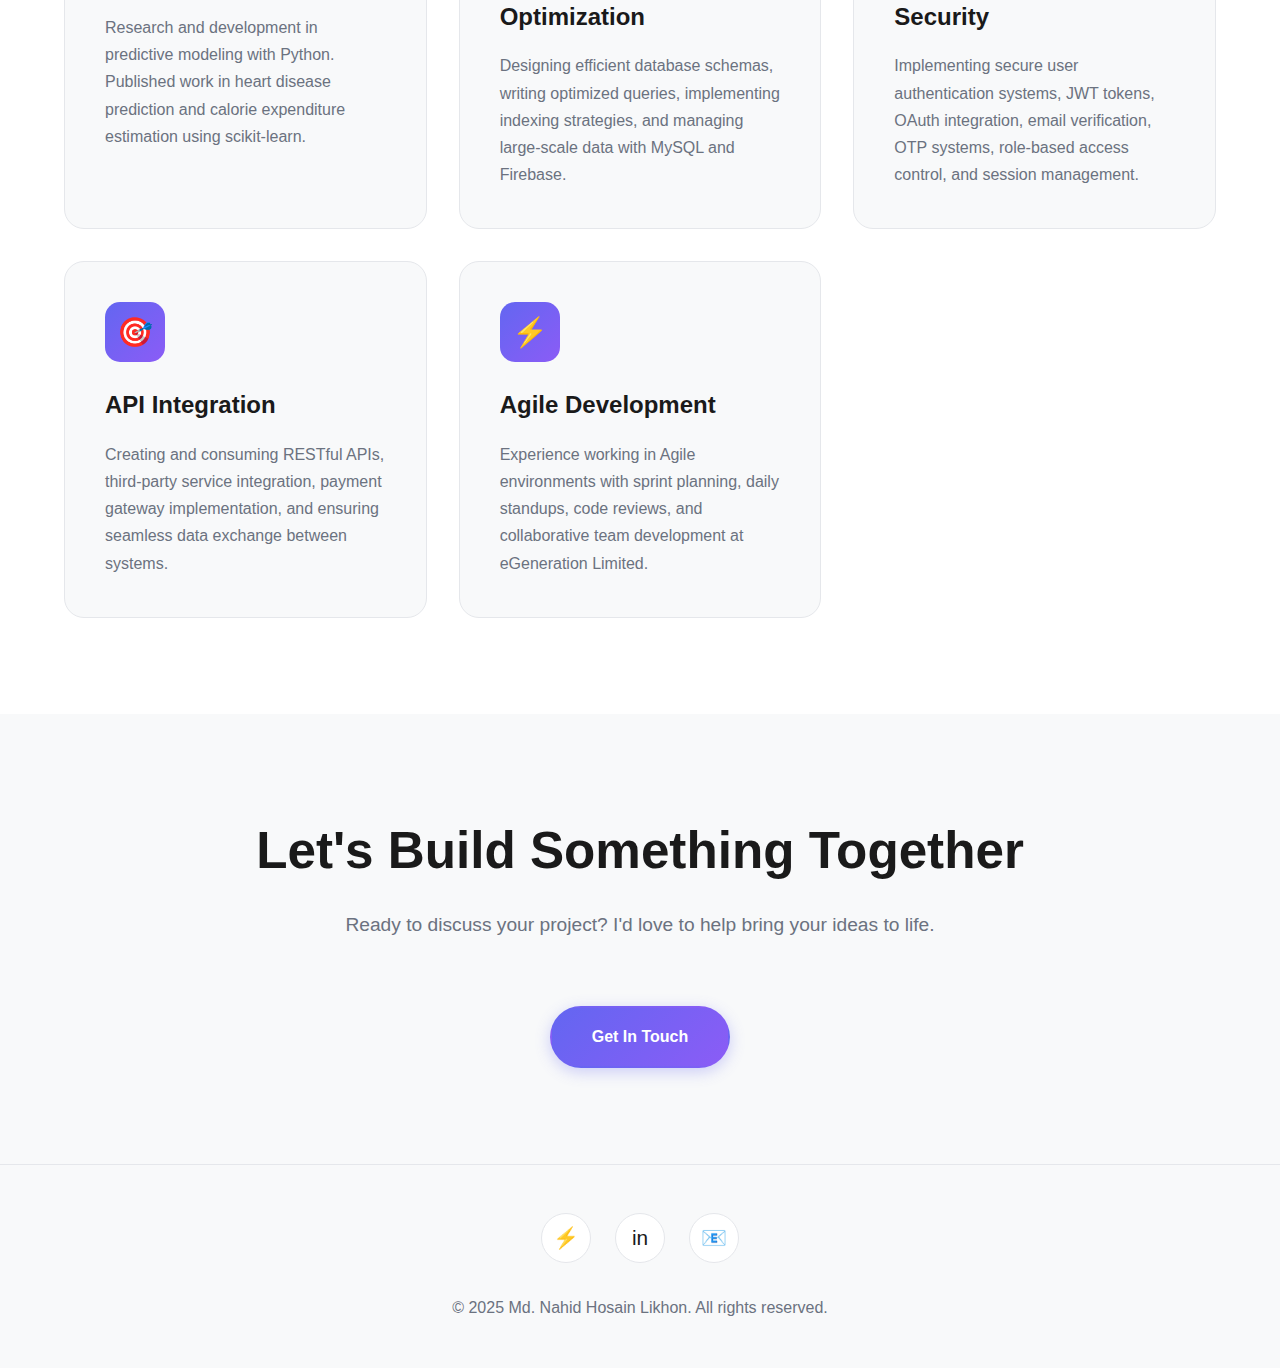
<file: services.html>
<!DOCTYPE html>
<html lang="en">
<head>
    <meta charset="UTF-8">
    <meta name="viewport" content="width=device-width, initial-scale=1.0">
    <title>Skills - Md. Nahid Hosain Likhon</title>
    <link rel="stylesheet" href="style.css">
</head>
<body>
    <!-- Navigation -->
    <nav>
        <div class="logo">Nahid.</div>
        <ul class="nav-links">
            <li><a href="index.html">Home</a></li>
            <li><a href="projects.html">Projects</a></li>
            <li><a href="about.html">About</a></li>
            <li><a href="services.html" class="active">Skills</a></li>
            <li><a href="contact.html">Contact</a></li>
        </ul>
        <div class="menu-toggle">
            <span></span>
            <span></span>
            <span></span>
        </div>
    </nav>

    <!-- Skills Hero -->
    <section class="hero" style="min-height: 60vh;">
        <div class="hero-content">
            <h1>Skills & Technologies</h1>
            <p class="subtitle">Backend Development & Full Stack Expertise</p>
            <p>Comprehensive technical skills in backend development, web applications, mobile development, and machine learning.</p>
        </div>
    </section>

    <!-- Core Expertise -->
    <section id="services">
        <h2 class="section-title">Core Expertise</h2>
        <p class="section-subtitle">Primary skills used in professional development work.</p>
        
        <div class="services-grid">
            <div class="service-card">
                <div class="service-icon">🐘</div>
                <h3>PHP & Laravel</h3>
                <p>Expert-level Laravel framework development for enterprise applications. Building robust backend systems, RESTful APIs, authentication systems, and scalable web applications with MVC architecture.</p>
            </div>

            <div class="service-card">
                <div class="service-icon">🗄️</div>
                <h3>Database Management</h3>
                <p>Advanced MySQL database design, query optimization, schema architecture, indexing strategies, and data modeling. Experience with complex joins, stored procedures, and database performance tuning.</p>
            </div>

            <div class="service-card">
                <div class="service-icon">🔗</div>
                <h3>RESTful API Development</h3>
                <p>Designing and implementing scalable RESTful APIs with proper HTTP methods, authentication, rate limiting, and comprehensive documentation for seamless frontend-backend integration.</p>
            </div>

            <div class="service-card">
                <div class="service-icon">⚙️</div>
                <h3>Backend Architecture</h3>
                <p>Building scalable backend systems with clean code principles, design patterns, dependency injection, service-oriented architecture, and maintainable codebase structures.</p>
            </div>
        </div>
    </section>

    <!-- Programming Languages -->
    <section id="languages" style="background: var(--bg-card);">
        <h2 class="section-title">Programming Languages</h2>
        <p class="section-subtitle">Proficiency across multiple programming languages and paradigms.</p>
        
        <div class="services-grid">
            <div class="service-card">
                <div class="service-icon">🐘</div>
                <h3>PHP</h3>
                <p>Advanced server-side scripting expertise. Professional experience building enterprise applications, e-commerce platforms, and content management systems with Laravel framework.</p>
            </div>

            <div class="service-card">
                <div class="service-icon">🌐</div>
                <h3>JavaScript</h3>
                <p>Dynamic web development for interactive user interfaces, DOM manipulation, async programming, and client-side logic implementation in modern web applications.</p>
            </div>

            <div class="service-card">
                <div class="service-icon">🎯</div>
                <h3>Dart & Flutter</h3>
                <p>Cross-platform mobile development with Flutter framework. Building beautiful, performant native applications for iOS and Android from a single codebase.</p>
            </div>

            <div class="service-card">
                <div class="service-icon">☕</div>
                <h3>Java</h3>
                <p>Object-oriented programming fundamentals, enterprise application development, and strong understanding of design patterns and software architecture principles.</p>
            </div>

            <div class="service-card">
                <div class="service-icon">🐍</div>
                <h3>Python</h3>
                <p>Machine learning, data analysis, and scientific computing. Experience with scikit-learn, pandas, and building predictive models for research publications.</p>
            </div>

            <div class="service-card">
                <div class="service-icon">⚙️</div>
                <h3>C Programming</h3>
                <p>Low-level systems programming, memory management, pointers, data structures, and algorithm implementation with performance optimization.</p>
            </div>
        </div>
    </section>

    <!-- Web Technologies -->
    <section id="web-tech">
        <h2 class="section-title">Web Technologies</h2>
        <p class="section-subtitle">Full stack web development capabilities.</p>
        
        <div class="services-grid">
            <div class="service-card">
                <div class="service-icon">🌐</div>
                <h3>HTML5</h3>
                <p>Semantic markup, accessibility standards, modern HTML features, and creating well-structured, SEO-friendly web pages.</p>
            </div>

            <div class="service-card">
                <div class="service-icon">🎨</div>
                <h3>CSS3</h3>
                <p>Advanced styling techniques, responsive design, CSS Grid, Flexbox, animations, and modern CSS features for beautiful user interfaces.</p>
            </div>

            <div class="service-card">
                <div class="service-icon">💾</div>
                <h3>MySQL</h3>
                <p>Professional experience in relational database management, complex queries, optimization techniques, transactions, and data integrity maintenance.</p>
            </div>

            <div class="service-card">
                <div class="service-icon">🔥</div>
                <h3>Firebase</h3>
                <p>Real-time databases, user authentication, cloud storage, push notifications, and backend-as-a-service integration for mobile and web apps.</p>
            </div>
        </div>
    </section>

    <!-- Development Tools -->
    <section id="tools" style="background: var(--bg-card);">
        <h2 class="section-title">Development Tools & Environment</h2>
        <p class="section-subtitle">Professional tools used in daily development workflow.</p>
        
        <div class="services-grid">
            <div class="service-card">
                <div class="service-icon">📂</div>
                <h3>Git & GitHub</h3>
                <p>Version control mastery, branching strategies, pull requests, code reviews, collaborative development, and open-source contribution management.</p>
            </div>

            <div class="service-card">
                <div class="service-icon">💻</div>
                <h3>VS Code</h3>
                <p>Primary IDE with extensive customization, extensions for multiple languages, debugging tools, and integrated terminal for efficient development.</p>
            </div>

            <div class="service-card">
                <div class="service-icon">📱</div>
                <h3>Android Studio</h3>
                <p>Android app development environment, Flutter integration, emulator testing, and mobile application debugging and deployment.</p>
            </div>

            <div class="service-card">
                <div class="service-icon">🗄️</div>
                <h3>XAMPP</h3>
                <p>Local development server setup for PHP and MySQL, Apache configuration, and testing web applications in local environment.</p>
            </div>

            <div class="service-card">
                <div class="service-icon">📊</div>
                <h3>Jupyter Notebook</h3>
                <p>Interactive Python development for data analysis, machine learning experimentation, and research documentation with visual outputs.</p>
            </div>

            <div class="service-card">
                <div class="service-icon">🐍</div>
                <h3>Anaconda</h3>
                <p>Python distribution for data science workflows, package management, virtual environments, and scientific computing applications.</p>
            </div>

            <div class="service-card">
                <div class="service-icon">📦</div>
                <h3>NPM & Composer</h3>
                <p>Package management for JavaScript and PHP projects, dependency resolution, and build tool integration.</p>
            </div>

            <div class="service-card">
                <div class="service-icon">🔧</div>
                <h3>Additional Tools</h3>
                <p>Eclipse, Ganache, SQL Server, Code Blocks, Logisim, EMU8086, Proteus, Multisim, AutoCAD for various development needs.</p>
            </div>
        </div>
    </section>

    <!-- Specializations -->
    <section id="specializations">
        <h2 class="section-title">Areas of Specialization</h2>
        <p class="section-subtitle">Key focus areas in software development and technology.</p>
        
        <div class="services-grid">
            <div class="service-card">
                <div class="service-icon">🔧</div>
                <h3>Backend Development</h3>
                <p>Professional experience with PHP Laravel framework. Building scalable server-side applications, business logic implementation, and API development for enterprise solutions.</p>
            </div>

            <div class="service-card">
                <div class="service-icon">🌐</div>
                <h3>Web Application Development</h3>
                <p>Full-stack development of job portals, school management systems, and e-commerce platforms. Expertise in creating responsive, database-driven web applications.</p>
            </div>

            <div class="service-card">
                <div class="service-icon">📱</div>
                <h3>Mobile App Development</h3>
                <p>Cross-platform mobile applications using Flutter and Dart. Creating intuitive user interfaces with smooth performance and native functionality.</p>
            </div>

            <div class="service-card">
                <div class="service-icon">🤖</div>
                <h3>Machine Learning</h3>
                <p>Research and development in predictive modeling with Python. Published work in heart disease prediction and calorie expenditure estimation using scikit-learn.</p>
            </div>

            <div class="service-card">
                <div class="service-icon">💾</div>
                <h3>Database Design & Optimization</h3>
                <p>Designing efficient database schemas, writing optimized queries, implementing indexing strategies, and managing large-scale data with MySQL and Firebase.</p>
            </div>

            <div class="service-card">
                <div class="service-icon">🔐</div>
                <h3>Authentication & Security</h3>
                <p>Implementing secure user authentication systems, JWT tokens, OAuth integration, email verification, OTP systems, role-based access control, and session management.</p>
            </div>

            <div class="service-card">
                <div class="service-icon">🎯</div>
                <h3>API Integration</h3>
                <p>Creating and consuming RESTful APIs, third-party service integration, payment gateway implementation, and ensuring seamless data exchange between systems.</p>
            </div>

            <div class="service-card">
                <div class="service-icon">⚡</div>
                <h3>Agile Development</h3>
                <p>Experience working in Agile environments with sprint planning, daily standups, code reviews, and collaborative team development at eGeneration Limited.</p>
            </div>
        </div>
    </section>

    <!-- CTA Section -->
    <section style="text-align: center; padding: 6rem 5%; background: var(--bg-card);">
        <h2 class="section-title">Let's Build Something Together</h2>
        <p class="section-subtitle">Ready to discuss your project? I'd love to help bring your ideas to life.</p>
        <a href="contact.html" class="btn btn-primary">Get In Touch</a>
    </section>

    <!-- Footer -->
    <footer>
        <div class="social-links">
            <a href="https://github.com/nahidlikhon" target="_blank" aria-label="GitHub">⚡</a>
            <a href="https://linkedin.com/in/nahidlikhon" target="_blank" aria-label="LinkedIn">in</a>
            <a href="mailto:n.h.likhon98@gmail.com" aria-label="Email">📧</a>
        </div>
        <p>&copy; 2025 Md. Nahid Hosain Likhon. All rights reserved.</p>
    </footer>

    <script src="script.js"></script>
</body>
</html>
</file>
<file: style.css>
/* Global Styles */
* {
    margin: 0;
    padding: 0;
    box-sizing: border-box;
}

:root {
    --primary-color: #6366f1;
    --secondary-color: #8b5cf6;
    --bg-dark: #ffffff;
    --bg-card: #f8f9fa;
    --text-primary: #1a1a1a;
    --text-secondary: #6b7280;
    --accent: #f59e0b;
    --border-color: #e5e7eb;
}

body {
    font-family: -apple-system, BlinkMacSystemFont, 'Segoe UI', Roboto, 'Helvetica Neue', Arial, sans-serif;
    background: var(--bg-dark);
    color: var(--text-primary);
    overflow-x: hidden;
    line-height: 1.6;
}

html {
    scroll-behavior: smooth;
}

/* Navigation */
nav {
    position: fixed;
    top: 0;
    left: 0;
    right: 0;
    padding: 1.5rem 5%;
    display: flex;
    justify-content: space-between;
    align-items: center;
    z-index: 1000;
    background: rgba(255, 255, 255, 0.95);
    backdrop-filter: blur(10px);
    border-bottom: 1px solid var(--border-color);
    box-shadow: 0 2px 10px rgba(0, 0, 0, 0.05);
    transition: all 0.3s ease;
}

.logo {
    font-size: 1.5rem;
    font-weight: 700;
    letter-spacing: -0.5px;
    background: linear-gradient(135deg, var(--primary-color), var(--secondary-color));
    -webkit-background-clip: text;
    -webkit-text-fill-color: transparent;
    background-clip: text;
}

.nav-links {
    display: flex;
    gap: 2.5rem;
    list-style: none;
}

.nav-links a {
    color: var(--text-primary);
    text-decoration: none;
    font-size: 0.95rem;
    transition: all 0.3s ease;
    position: relative;
    font-weight: 500;
}

.nav-links a::after {
    content: '';
    position: absolute;
    bottom: -5px;
    left: 0;
    width: 0;
    height: 2px;
    background: linear-gradient(135deg, var(--primary-color), var(--secondary-color));
    transition: width 0.3s ease;
}

.nav-links a:hover::after,
.nav-links a.active::after {
    width: 100%;
}

.nav-links a:hover {
    color: var(--primary-color);
}

.menu-toggle {
    display: none;
    flex-direction: column;
    cursor: pointer;
    gap: 5px;
}

.menu-toggle span {
    width: 25px;
    height: 3px;
    background: var(--text-primary);
    transition: all 0.3s;
    border-radius: 2px;
}

/* Hero Section */
.hero {
    min-height: 100vh;
    display: flex;
    align-items: center;
    justify-content: center;
    text-align: center;
    padding: 8rem 5% 4rem;
    position: relative;
    overflow: hidden;
}

.hero::before {
    content: '';
    position: absolute;
    top: -50%;
    right: -50%;
    width: 100%;
    height: 100%;
    background: radial-gradient(circle, rgba(99, 102, 241, 0.1) 0%, transparent 70%);
    animation: float 20s ease-in-out infinite;
}

@keyframes float {
    0%, 100% { transform: translate(0, 0) rotate(0deg); }
    33% { transform: translate(30px, -30px) rotate(120deg); }
    66% { transform: translate(-20px, 20px) rotate(240deg); }
}

.hero-content {
    max-width: 900px;
    animation: fadeInUp 1s ease;
    position: relative;
    z-index: 1;
}

.hero-content h1 {
    font-size: clamp(2.5rem, 7vw, 5.5rem);
    font-weight: 700;
    line-height: 1.1;
    margin-bottom: 1.5rem;
    background: linear-gradient(135deg, var(--text-primary) 0%, var(--primary-color) 100%);
    -webkit-background-clip: text;
    -webkit-text-fill-color: transparent;
    background-clip: text;
}

.hero-content .subtitle {
    font-size: clamp(1.2rem, 2.5vw, 1.8rem);
    color: var(--text-secondary);
    margin-bottom: 2rem;
    font-weight: 300;
}

.hero-content p {
    font-size: clamp(1rem, 1.5vw, 1.2rem);
    color: var(--text-secondary);
    margin-bottom: 3rem;
    max-width: 600px;
    margin-left: auto;
    margin-right: auto;
    line-height: 1.8;
}

.cta-buttons {
    display: flex;
    gap: 1.5rem;
    justify-content: center;
    flex-wrap: wrap;
}

.btn {
    padding: 1rem 2.5rem;
    border-radius: 50px;
    text-decoration: none;
    font-size: 1rem;
    font-weight: 600;
    transition: all 0.3s ease;
    border: 2px solid transparent;
    cursor: pointer;
    display: inline-block;
}

.btn-primary {
    background: linear-gradient(135deg, var(--primary-color), var(--secondary-color));
    color: white;
    box-shadow: 0 4px 15px rgba(99, 102, 241, 0.3);
}

.btn-primary:hover {
    transform: translateY(-3px);
    box-shadow: 0 10px 30px rgba(99, 102, 241, 0.4);
}

.btn-secondary {
    border: 2px solid var(--primary-color);
    color: var(--primary-color);
    background: transparent;
}

.btn-secondary:hover {
    background: var(--primary-color);
    color: white;
    border-color: var(--primary-color);
    transform: translateY(-3px);
}

/* Section Styles */
section {
    padding: 6rem 5%;
    max-width: 1400px;
    margin: 0 auto;
}

.section-title {
    font-size: clamp(2rem, 4vw, 3.5rem);
    font-weight: 700;
    margin-bottom: 1rem;
    text-align: center;
}

.section-subtitle {
    font-size: clamp(1rem, 1.5vw, 1.2rem);
    color: var(--text-secondary);
    text-align: center;
    margin-bottom: 4rem;
    max-width: 700px;
    margin-left: auto;
    margin-right: auto;
    line-height: 1.8;
}

/* Projects Grid */
.projects-grid {
    display: grid;
    grid-template-columns: repeat(auto-fit, minmax(350px, 1fr));
    gap: 2.5rem;
    margin-top: 3rem;
}

.project-card {
    background: var(--bg-card);
    border-radius: 20px;
    overflow: hidden;
    transition: all 0.4s cubic-bezier(0.175, 0.885, 0.32, 1.275);
    border: 1px solid var(--border-color);
    cursor: pointer;
    opacity: 1;
    transform: scale(1);
}

.project-card:hover {
    transform: translateY(-10px);
    border-color: var(--primary-color);
    box-shadow: 0 20px 40px rgba(99, 102, 241, 0.15);
}

.project-image {
    width: 100%;
    height: 300px;
    background: linear-gradient(135deg, var(--primary-color), var(--secondary-color));
    position: relative;
    overflow: hidden;
}

.project-image img {
    width: 100%;
    height: 100%;
    object-fit: cover;
    transition: transform 0.4s ease;
}

.project-card:hover .project-image img {
    transform: scale(1.1);
}

.project-info {
    padding: 2rem;
}

.project-tag {
    display: inline-block;
    padding: 0.4rem 1rem;
    background: rgba(99, 102, 241, 0.1);
    color: var(--primary-color);
    border-radius: 20px;
    font-size: 0.85rem;
    font-weight: 600;
    margin-bottom: 1rem;
}

.project-info h3 {
    font-size: 1.5rem;
    margin-bottom: 0.8rem;
    color: var(--text-primary);
}

.project-info p {
    color: var(--text-secondary);
    font-size: 1rem;
    line-height: 1.6;
}

/* About Section */
.about-content {
    display: grid;
    grid-template-columns: 1fr 1fr;
    gap: 4rem;
    align-items: center;
}

.about-image {
    width: 100%;
    max-width: 500px;
    height: 500px;
    border-radius: 20px;
    background: linear-gradient(135deg, var(--primary-color), var(--secondary-color));
    position: relative;
    overflow: hidden;
    box-shadow: 0 20px 60px rgba(99, 102, 241, 0.2);
}

.about-image img {
    width: 100%;
    height: 100%;
    object-fit: cover;
}

.about-text h2 {
    font-size: clamp(2rem, 4vw, 3rem);
    margin-bottom: 1.5rem;
}

.about-text p {
    font-size: 1.1rem;
    color: var(--text-secondary);
    margin-bottom: 1.5rem;
    line-height: 1.8;
}

.skills-list {
    display: grid;
    grid-template-columns: repeat(auto-fit, minmax(150px, 1fr));
    gap: 1rem;
    margin-top: 2rem;
}

.skill-item {
    background: var(--bg-card);
    padding: 1.5rem 1rem;
    border-radius: 15px;
    text-align: center;
    border: 1px solid var(--border-color);
    transition: all 0.3s ease;
}

.skill-item:hover {
    border-color: var(--primary-color);
    transform: translateY(-5px);
    box-shadow: 0 10px 20px rgba(99, 102, 241, 0.1);
    background: white;
}

.skill-item h3 {
    font-size: 1rem;
    margin-bottom: 0.5rem;
}

.skill-item p {
    font-size: 0.9rem;
    color: var(--text-secondary);
}

/* Services Section */
.services-grid {
    display: grid;
    grid-template-columns: repeat(auto-fit, minmax(280px, 1fr));
    gap: 2rem;
    margin-top: 3rem;
}

.service-card {
    background: var(--bg-card);
    padding: 2.5rem;
    border-radius: 20px;
    border: 1px solid var(--border-color);
    transition: all 0.3s ease;
}

.service-card:hover {
    border-color: var(--primary-color);
    transform: translateY(-10px);
    box-shadow: 0 20px 40px rgba(99, 102, 241, 0.15);
    background: white;
}

.service-icon {
    width: 60px;
    height: 60px;
    background: linear-gradient(135deg, var(--primary-color), var(--secondary-color));
    border-radius: 15px;
    display: flex;
    align-items: center;
    justify-content: center;
    font-size: 1.8rem;
    margin-bottom: 1.5rem;
}

.service-card h3 {
    font-size: 1.5rem;
    margin-bottom: 1rem;
}

.service-card p {
    color: var(--text-secondary);
    line-height: 1.7;
}

/* Contact Section */
.contact-container {
    max-width: 800px;
    margin: 0 auto;
}

.contact-form {
    background: var(--bg-card);
    padding: 3rem;
    border-radius: 20px;
    border: 1px solid var(--border-color);
    box-shadow: 0 10px 30px rgba(0, 0, 0, 0.05);
}

.form-group {
    margin-bottom: 1.5rem;
}

.form-group label {
    display: block;
    margin-bottom: 0.5rem;
    font-weight: 600;
    color: var(--text-primary);
}

.form-group input,
.form-group textarea {
    width: 100%;
    padding: 1rem;
    border-radius: 10px;
    border: 1px solid var(--border-color);
    background: white;
    color: var(--text-primary);
    font-family: inherit;
    font-size: 1rem;
    transition: all 0.3s ease;
}

.form-group input:focus,
.form-group textarea:focus {
    outline: none;
    border-color: var(--primary-color);
    box-shadow: 0 0 0 3px rgba(99, 102, 241, 0.1);
}

.form-group textarea {
    resize: vertical;
    min-height: 150px;
}

.contact-info {
    display: grid;
    grid-template-columns: repeat(auto-fit, minmax(250px, 1fr));
    gap: 2rem;
    margin-top: 3rem;
}

.contact-item {
    background: var(--bg-card);
    padding: 2rem;
    border-radius: 15px;
    text-align: center;
    border: 1px solid var(--border-color);
    transition: all 0.3s ease;
}

.contact-item:hover {
    transform: translateY(-5px);
    box-shadow: 0 10px 20px rgba(99, 102, 241, 0.1);
    border-color: var(--primary-color);
}

.contact-item-icon {
    width: 50px;
    height: 50px;
    background: linear-gradient(135deg, var(--primary-color), var(--secondary-color));
    border-radius: 10px;
    display: flex;
    align-items: center;
    justify-content: center;
    font-size: 1.5rem;
    margin: 0 auto 1rem;
}

.contact-item h3 {
    font-size: 1.2rem;
    margin-bottom: 0.5rem;
}

.contact-item p {
    color: var(--text-secondary);
}

/* Footer */
footer {
    background: var(--bg-card);
    padding: 3rem 5%;
    text-align: center;
    border-top: 1px solid var(--border-color);
}

.social-links {
    display: flex;
    justify-content: center;
    gap: 1.5rem;
    margin-bottom: 2rem;
}

.social-links a {
    width: 50px;
    height: 50px;
    background: white;
    border-radius: 50%;
    display: flex;
    align-items: center;
    justify-content: center;
    color: var(--text-primary);
    text-decoration: none;
    font-size: 1.3rem;
    transition: all 0.3s ease;
    border: 1px solid var(--border-color);
}

.social-links a:hover {
    background: linear-gradient(135deg, var(--primary-color), var(--secondary-color));
    color: white;
    border-color: transparent;
    transform: translateY(-5px);
    box-shadow: 0 5px 15px rgba(99, 102, 241, 0.3);
}

footer p {
    color: var(--text-secondary);
}

/* Animations */
@keyframes fadeInUp {
    from {
        opacity: 0;
        transform: translateY(30px);
    }
    to {
        opacity: 1;
        transform: translateY(0);
    }
}

.fade-in {
    animation: fadeInUp 0.8s ease;
}

/* Filter Buttons */
.filter-container {
    display: flex;
    justify-content: center;
    gap: 1rem;
    margin-bottom: 3rem;
    flex-wrap: wrap;
}

.filter-btn {
    padding: 0.8rem 1.5rem;
    background: var(--bg-card);
    border: 2px solid var(--border-color);
    color: var(--text-primary);
    border-radius: 30px;
    cursor: pointer;
    font-size: 0.95rem;
    font-weight: 600;
    transition: all 0.3s ease;
}

.filter-btn:hover {
    border-color: var(--primary-color);
    transform: translateY(-2px);
}

.filter-btn.active {
    background: linear-gradient(135deg, var(--primary-color), var(--secondary-color));
    color: white;
    border-color: transparent;
    transform: translateY(-2px);
}

/* Stats Section */
.stats-grid {
    display: grid;
    grid-template-columns: repeat(auto-fit, minmax(200px, 1fr));
    gap: 2rem;
    margin-top: 3rem;
}

.stat-item {
    text-align: center;
    padding: 2rem;
    background: white;
    border-radius: 15px;
    border: 1px solid var(--border-color);
    transition: all 0.3s ease;
}

.stat-item:hover {
    transform: translateY(-5px);
    box-shadow: 0 10px 20px rgba(99, 102, 241, 0.1);
}

.stat-item .counter {
    font-size: 3rem;
    font-weight: 700;
    background: linear-gradient(135deg, var(--primary-color), var(--secondary-color));
    -webkit-background-clip: text;
    -webkit-text-fill-color: transparent;
    background-clip: text;
    display: block;
    margin-bottom: 0.5rem;
}

.stat-item p {
    color: var(--text-secondary);
    font-size: 1.1rem;
}

/* Testimonials */
.testimonials-grid {
    display: grid;
    grid-template-columns: repeat(auto-fit, minmax(300px, 1fr));
    gap: 2rem;
    margin-top: 3rem;
}

.testimonial-card {
    background: var(--bg-card);
    padding: 2.5rem;
    border-radius: 20px;
    border: 1px solid var(--border-color);
    position: relative;
    transition: all 0.3s ease;
}

.testimonial-card:hover {
    transform: translateY(-5px);
    box-shadow: 0 15px 30px rgba(99, 102, 241, 0.1);
    background: white;
}

.testimonial-card::before {
    content: '"';
    position: absolute;
    top: 20px;
    left: 20px;
    font-size: 4rem;
    color: var(--primary-color);
    opacity: 0.2;
    line-height: 1;
    font-family: Georgia, serif;
}

.testimonial-text {
    color: var(--text-secondary);
    line-height: 1.8;
    margin-bottom: 1.5rem;
    position: relative;
    z-index: 1;
}

.testimonial-author {
    display: flex;
    align-items: center;
    gap: 1rem;
}

.author-avatar {
    width: 50px;
    height: 50px;
    border-radius: 50%;
    background: linear-gradient(135deg, var(--primary-color), var(--secondary-color));
    flex-shrink: 0;
}

.author-info h4 {
    margin-bottom: 0.2rem;
    color: var(--text-primary);
}

.author-info p {
    color: var(--text-secondary);
    font-size: 0.9rem;
}

/* Timeline */
.timeline {
    position: relative;
    max-width: 800px;
    margin: 3rem auto;
    padding: 2rem 0;
}

/* Education Section */
.education-grid {
    display: grid;
    grid-template-columns: repeat(auto-fit, minmax(280px, 1fr));
    gap: 2rem;
    margin-top: 3rem;
}

.education-card {
    background: var(--bg-card);
    padding: 2.5rem;
    border-radius: 20px;
    border: 1px solid var(--border-color);
    transition: all 0.3s ease;
}

.education-card:hover {
    border-color: var(--primary-color);
    transform: translateY(-10px);
    box-shadow: 0 20px 40px rgba(99, 102, 241, 0.15);
    background: white;
}

.education-icon {
    width: 60px;
    height: 60px;
    background: linear-gradient(135deg, var(--primary-color), var(--secondary-color));
    border-radius: 15px;
    display: flex;
    align-items: center;
    justify-content: center;
    font-size: 1.8rem;
    margin-bottom: 1.5rem;
}

.education-card h3 {
    font-size: 1.4rem;
    margin-bottom: 0.8rem;
    color: var(--text-primary);
}

.education-card p {
    line-height: 1.7;
}

/* Timeline */
.timeline {
    position: relative;
    max-width: 800px;
    margin: 3rem auto;
    padding: 2rem 0;
}

.timeline::before {
    content: '';
    position: absolute;
    left: 50%;
    transform: translateX(-50%);
    width: 2px;
    height: 100%;
    background: linear-gradient(180deg, var(--primary-color), var(--secondary-color));
}

.timeline-item {
    margin-bottom: 3rem;
    position: relative;
}

.timeline-content {
    background: var(--bg-card);
    padding: 2rem;
    border-radius: 15px;
    border: 1px solid var(--border-color);
    width: calc(50% - 40px);
    position: relative;
    transition: all 0.3s ease;
}

.timeline-content:hover {
    transform: scale(1.02);
    box-shadow: 0 10px 30px rgba(99, 102, 241, 0.1);
    background: white;
}

.timeline-item:nth-child(odd) .timeline-content {
    margin-left: auto;
    margin-right: 40px;
}

.timeline-item:nth-child(even) .timeline-content {
    margin-left: 40px;
}

.timeline-dot {
    position: absolute;
    left: 50%;
    top: 30px;
    transform: translateX(-50%);
    width: 20px;
    height: 20px;
    background: linear-gradient(135deg, var(--primary-color), var(--secondary-color));
    border-radius: 50%;
    border: 4px solid white;
    box-shadow: 0 0 0 8px rgba(99, 102, 241, 0.1);
    z-index: 1;
}

.timeline-year {
    color: var(--primary-color);
    font-weight: 700;
    font-size: 1.1rem;
    margin-bottom: 0.5rem;
}

.timeline-content h3 {
    font-size: 1.3rem;
    margin-bottom: 0.3rem;
}

/* Loading State */
body::before {
    content: '';
    position: fixed;
    top: 0;
    left: 0;
    width: 100%;
    height: 100%;
    background: white;
    z-index: 10000;
    transition: opacity 0.5s ease;
    pointer-events: none;
}

body.loaded::before {
    opacity: 0;
}

/* Back to Top Button Hover */
.back-to-top:hover {
    transform: translateY(-5px);
    box-shadow: 0 10px 30px rgba(99, 102, 241, 0.6);
}

/* Responsive Design */
@media (max-width: 968px) {
    .nav-links {
        position: fixed;
        top: 0;
        right: -100%;
        height: 100vh;
        width: 70%;
        max-width: 300px;
        background: white;
        flex-direction: column;
        padding: 5rem 2rem;
        gap: 2rem;
        transition: right 0.3s ease;
        border-left: 1px solid var(--border-color);
        box-shadow: -5px 0 20px rgba(0, 0, 0, 0.1);
    }

    .nav-links.active {
        right: 0;
    }

    .menu-toggle {
        display: flex;
        z-index: 1001;
    }

    .menu-toggle.active span:nth-child(1) {
        transform: rotate(45deg) translate(8px, 8px);
    }

    .menu-toggle.active span:nth-child(2) {
        opacity: 0;
    }

    .menu-toggle.active span:nth-child(3) {
        transform: rotate(-45deg) translate(7px, -7px);
    }

    .about-content {
        grid-template-columns: 1fr;
        text-align: center;
    }

    .about-image {
        margin: 0 auto;
    }

    .projects-grid {
        grid-template-columns: repeat(auto-fit, minmax(280px, 1fr));
    }

    .timeline::before {
        left: 20px;
    }

    .timeline-content {
        width: calc(100% - 60px);
        margin-left: 60px !important;
        margin-right: 0 !important;
    }

    .timeline-dot {
        left: 20px;
        transform: translateX(0);
    }
}

@media (max-width: 768px) {
    section {
        padding: 4rem 5%;
    }

    .hero {
        min-height: 80vh;
        padding: 6rem 5% 3rem;
    }

    .cta-buttons {
        flex-direction: column;
        align-items: center;
    }

    .btn {
        width: 100%;
        max-width: 300px;
    }

    .contact-form {
        padding: 2rem;
    }

    .skills-list {
        grid-template-columns: repeat(2, 1fr);
    }

    .filter-container {
        gap: 0.5rem;
    }

    .filter-btn {
        padding: 0.6rem 1.2rem;
        font-size: 0.85rem;
    }

    .stats-grid {
        grid-template-columns: repeat(2, 1fr);
    }

    .stat-item .counter {
        font-size: 2.5rem;
    }
}

@media (max-width: 480px) {
    nav {
        padding: 1rem 5%;
    }

    .logo {
        font-size: 1.2rem;
    }

    .projects-grid {
        grid-template-columns: 1fr;
        gap: 1.5rem;
    }

    .project-image {
        height: 200px;
    }

    .about-image {
        height: 350px;
    }

    .services-grid {
        grid-template-columns: 1fr;
    }

    .contact-info {
        grid-template-columns: 1fr;
    }

    .stats-grid {
        grid-template-columns: 1fr;
    }

    .testimonials-grid {
        grid-template-columns: 1fr;
    }

    .back-to-top {
        bottom: 20px !important;
        right: 20px !important;
        width: 45px !important;
        height: 45px !important;
    }
}
</file>
